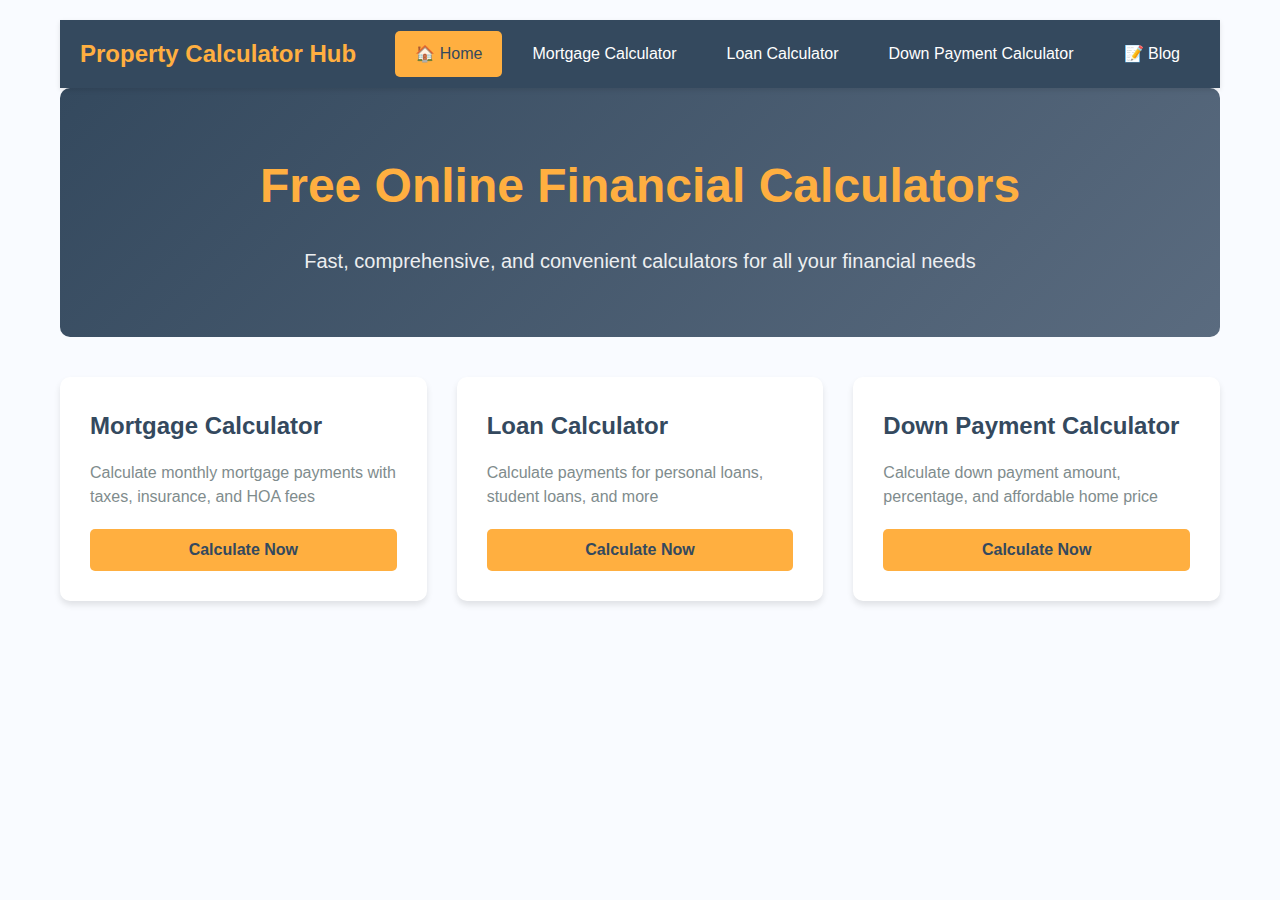
<file: index.html>
<!DOCTYPE html>
<html lang="en">
<head>
    <meta charset="UTF-8">
    <meta name="viewport" content="width=device-width, initial-scale=1.0">
    <title>Property Calculator Hub</title>
    <link rel="stylesheet" href="styles.css">
</head>
<body>
    <div class="container">
        <nav class="top-navigation">
            <div class="nav-content">
                <div class="nav-logo">
                    <h2>Property Calculator Hub</h2>
                </div>
                <ul class="nav-menu">
                    <li><a href="index.html" class="nav-link active">🏠 Home</a></li>
                    <li><a href="mortgage.html" class="nav-link">Mortgage Calculator</a></li>
                    <li><a href="loan.html" class="nav-link">Loan Calculator</a></li>
                    <li><a href="downpayment.html" class="nav-link">Down Payment Calculator</a></li>
                    <li><a href="blog.html" class="nav-link">📝 Blog</a></li>
                </ul>
            </div>
        </nav>
        <!-- HOME PAGE -->
        <div class="hero-section">
            <h1>Free Online Financial Calculators</h1>
            <p class="hero-description">Fast, comprehensive, and convenient calculators for all your financial needs</p>
        </div>
        <div class="calculator-grid-home">
            <div class="calculator-card" onclick="window.location.href='mortgage.html'">
                <h3>Mortgage Calculator</h3>
                <p>Calculate monthly mortgage payments with taxes, insurance, and HOA fees</p>
                <button class="card-button">Calculate Now</button>
            </div>
            <div class="calculator-card" onclick="window.location.href='loan.html'">
                <h3>Loan Calculator</h3>
                <p>Calculate payments for personal loans, student loans, and more</p>
                <button class="card-button">Calculate Now</button>
            </div>
            <div class="calculator-card" onclick="window.location.href='downpayment.html'">
                <h3>Down Payment Calculator</h3>
                <p>Calculate down payment amount, percentage, and affordable home price</p>
                <button class="card-button">Calculate Now</button>
            </div>
        </div>
    </div>
</body>
</html>
</file>
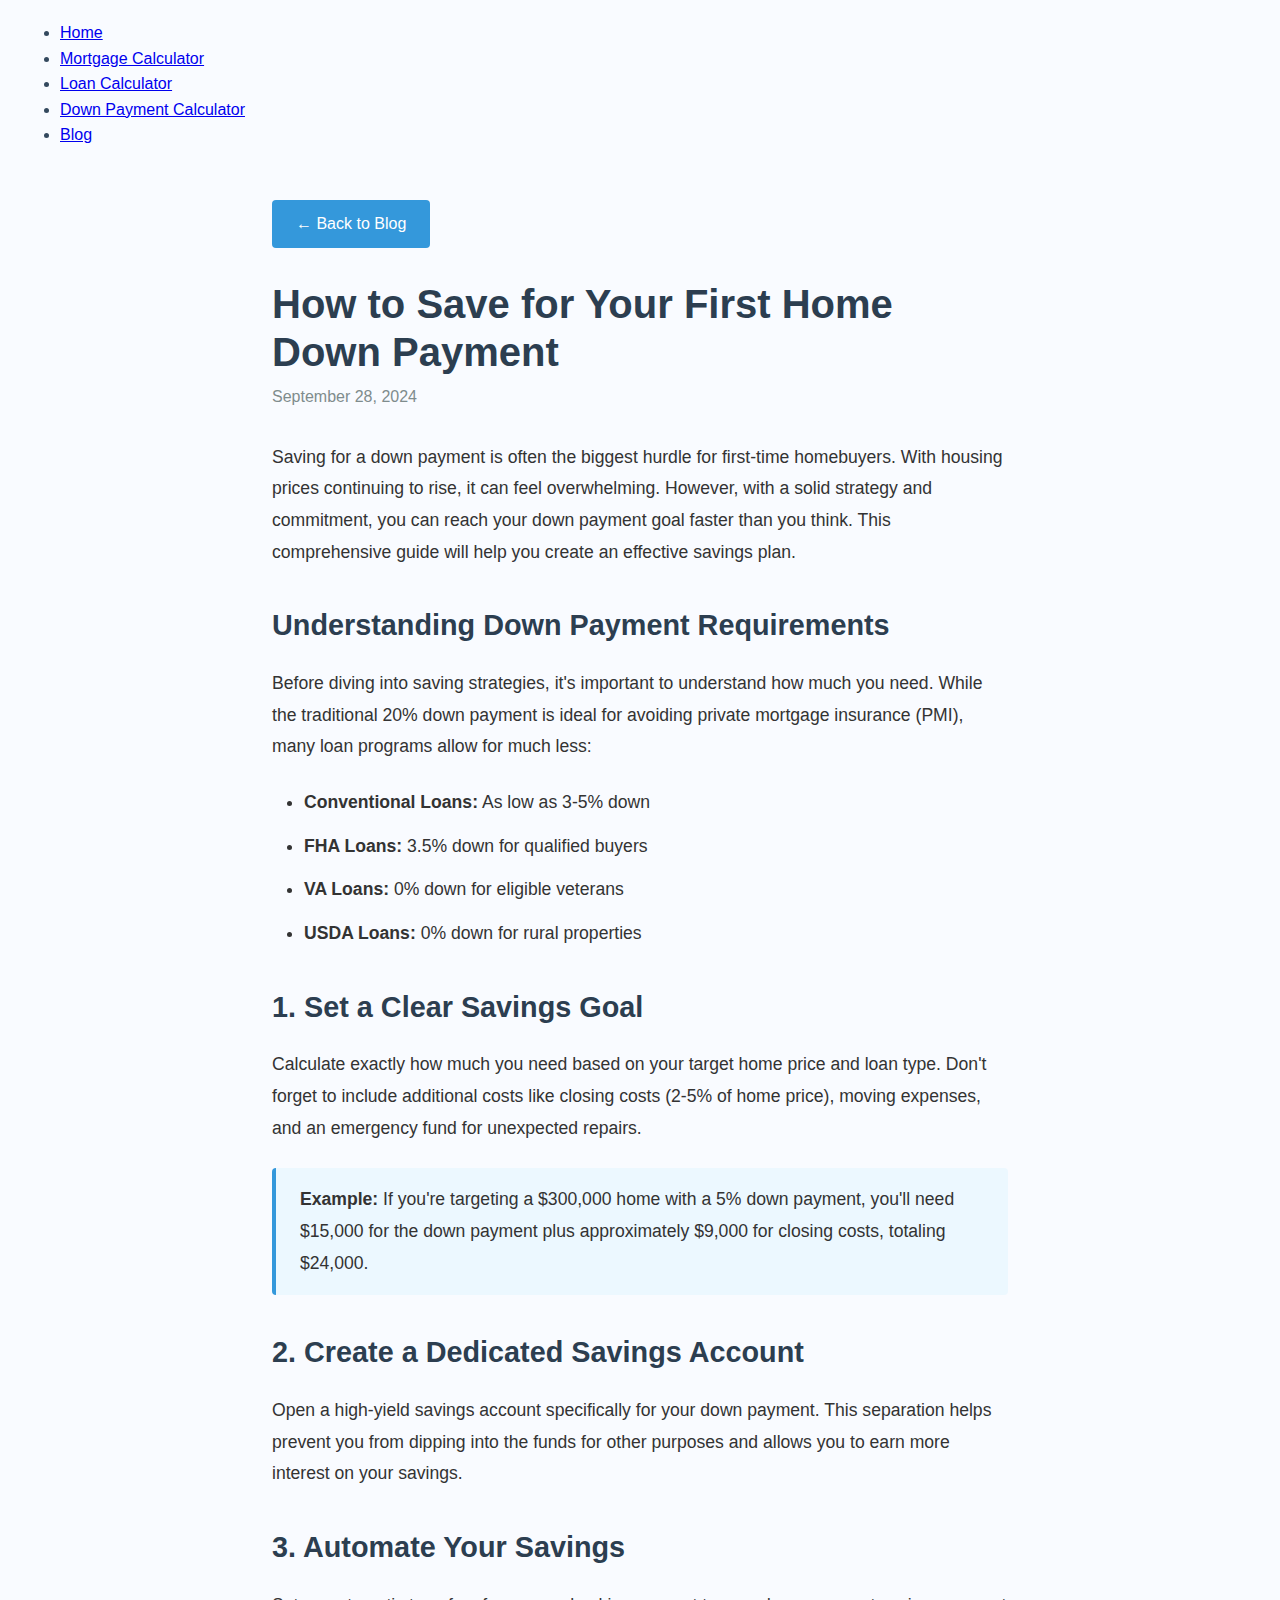
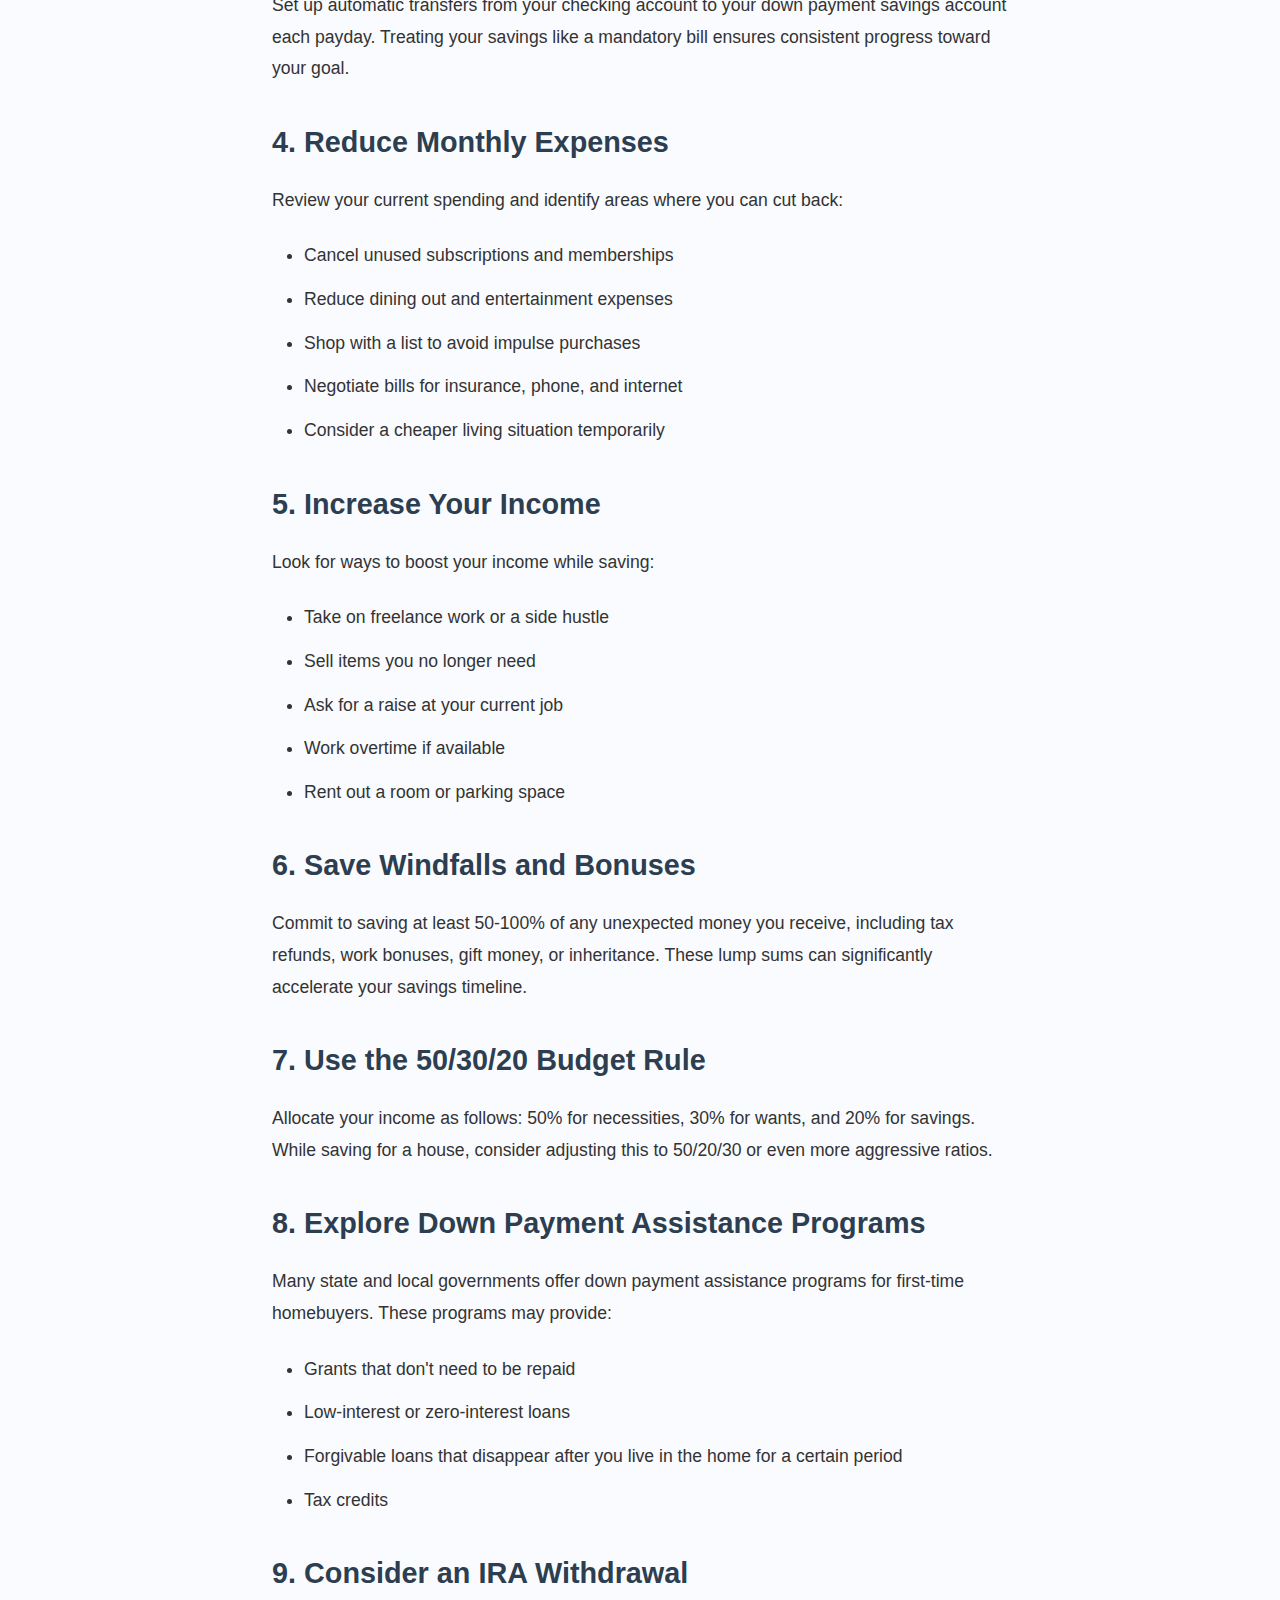
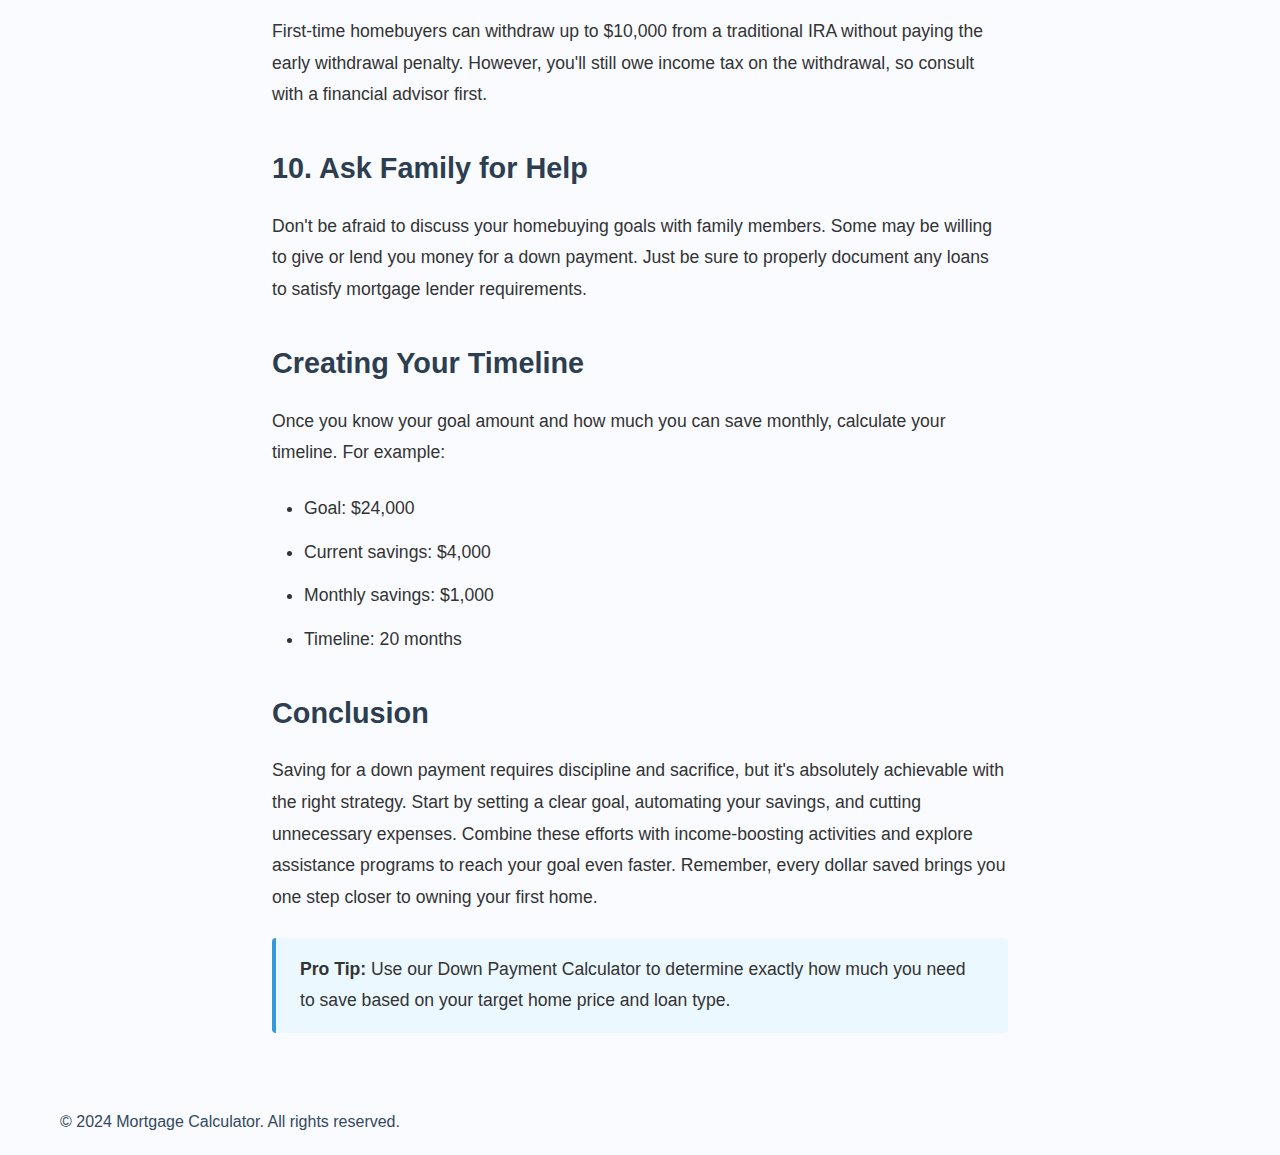
<file: buying-your-first-home.html>
<!DOCTYPE html>
<html lang="en">
<head>
    <meta charset="UTF-8">
    <meta name="viewport" content="width=device-width, initial-scale=1.0">
    <title>How to Save for Your First Home Down Payment - Mortgage Calculator</title>
    <link rel="stylesheet" href="styles.css">
    <style>
        .article-container {
            max-width: 800px;
            margin: 0 auto;
            padding: 2rem;
        }
        
        .article-header {
            margin-bottom: 2rem;
        }
        
        .article-title {
            color: #2c3e50;
            font-size: 2.5rem;
            margin-bottom: 0.5rem;
            line-height: 1.2;
        }
        
        .article-date {
            color: #7f8c8d;
            font-size: 1rem;
            margin-bottom: 2rem;
        }
        
        .article-content {
            color: #333;
            line-height: 1.8;
            font-size: 1.1rem;
        }
        
        .article-content h2 {
            color: #2c3e50;
            margin-top: 2rem;
            margin-bottom: 1rem;
            font-size: 1.8rem;
        }
        
        .article-content p {
            margin-bottom: 1.5rem;
        }
        
        .article-content ul, .article-content ol {
            margin-bottom: 1.5rem;
            padding-left: 2rem;
        }
        
        .article-content li {
            margin-bottom: 0.75rem;
        }
        
        .back-link {
            display: inline-block;
            background: #3498db;
            color: white;
            padding: 0.7rem 1.5rem;
            border-radius: 4px;
            text-decoration: none;
            margin-bottom: 2rem;
            font-weight: 500;
            transition: background 0.3s ease;
        }
        
        .back-link:hover {
            background: #2980b9;
        }
        
        .highlight-box {
            background: #ecf8ff;
            border-left: 4px solid #3498db;
            padding: 1rem 1.5rem;
            margin: 1.5rem 0;
            border-radius: 4px;
        }
        
        @media (max-width: 768px) {
            .article-container {
                padding: 1rem;
            }
            
            .article-title {
                font-size: 2rem;
            }
        }
    </style>
</head>
<body>
    <header>
        <div class="container">
            <nav>
                <ul>
                    <li><a href="index.html">Home</a></li>
                    <li><a href="mortgage.html">Mortgage Calculator</a></li>
                    <li><a href="loan.html">Loan Calculator</a></li>
                    <li><a href="downpayment.html">Down Payment Calculator</a></li>
                    <li><a href="blog.html">Blog</a></li>
                </ul>
            </nav>
        </div>
    </header>

    <section class="article-container">
        <a href="blog.html" class="back-link">← Back to Blog</a>
        
        <article>
            <div class="article-header">
                <h1 class="article-title">How to Save for Your First Home Down Payment</h1>
                <p class="article-date">September 28, 2024</p>
            </div>
            
            <div class="article-content">
                <p>
                    Saving for a down payment is often the biggest hurdle for first-time homebuyers. With housing prices continuing to rise, it can feel overwhelming. However, with a solid strategy and commitment, you can reach your down payment goal faster than you think. This comprehensive guide will help you create an effective savings plan.
                </p>
                
                <h2>Understanding Down Payment Requirements</h2>
                <p>
                    Before diving into saving strategies, it's important to understand how much you need. While the traditional 20% down payment is ideal for avoiding private mortgage insurance (PMI), many loan programs allow for much less:
                </p>
                <ul>
                    <li><strong>Conventional Loans:</strong> As low as 3-5% down</li>
                    <li><strong>FHA Loans:</strong> 3.5% down for qualified buyers</li>
                    <li><strong>VA Loans:</strong> 0% down for eligible veterans</li>
                    <li><strong>USDA Loans:</strong> 0% down for rural properties</li>
                </ul>
                
                <h2>1. Set a Clear Savings Goal</h2>
                <p>
                    Calculate exactly how much you need based on your target home price and loan type. Don't forget to include additional costs like closing costs (2-5% of home price), moving expenses, and an emergency fund for unexpected repairs.
                </p>
                
                <div class="highlight-box">
                    <strong>Example:</strong> If you're targeting a $300,000 home with a 5% down payment, you'll need $15,000 for the down payment plus approximately $9,000 for closing costs, totaling $24,000.
                </div>
                
                <h2>2. Create a Dedicated Savings Account</h2>
                <p>
                    Open a high-yield savings account specifically for your down payment. This separation helps prevent you from dipping into the funds for other purposes and allows you to earn more interest on your savings.
                </p>
                
                <h2>3. Automate Your Savings</h2>
                <p>
                    Set up automatic transfers from your checking account to your down payment savings account each payday. Treating your savings like a mandatory bill ensures consistent progress toward your goal.
                </p>
                
                <h2>4. Reduce Monthly Expenses</h2>
                <p>
                    Review your current spending and identify areas where you can cut back:
                </p>
                <ul>
                    <li>Cancel unused subscriptions and memberships</li>
                    <li>Reduce dining out and entertainment expenses</li>
                    <li>Shop with a list to avoid impulse purchases</li>
                    <li>Negotiate bills for insurance, phone, and internet</li>
                    <li>Consider a cheaper living situation temporarily</li>
                </ul>
                
                <h2>5. Increase Your Income</h2>
                <p>
                    Look for ways to boost your income while saving:
                </p>
                <ul>
                    <li>Take on freelance work or a side hustle</li>
                    <li>Sell items you no longer need</li>
                    <li>Ask for a raise at your current job</li>
                    <li>Work overtime if available</li>
                    <li>Rent out a room or parking space</li>
                </ul>
                
                <h2>6. Save Windfalls and Bonuses</h2>
                <p>
                    Commit to saving at least 50-100% of any unexpected money you receive, including tax refunds, work bonuses, gift money, or inheritance. These lump sums can significantly accelerate your savings timeline.
                </p>
                
                <h2>7. Use the 50/30/20 Budget Rule</h2>
                <p>
                    Allocate your income as follows: 50% for necessities, 30% for wants, and 20% for savings. While saving for a house, consider adjusting this to 50/20/30 or even more aggressive ratios.
                </p>
                
                <h2>8. Explore Down Payment Assistance Programs</h2>
                <p>
                    Many state and local governments offer down payment assistance programs for first-time homebuyers. These programs may provide:
                </p>
                <ul>
                    <li>Grants that don't need to be repaid</li>
                    <li>Low-interest or zero-interest loans</li>
                    <li>Forgivable loans that disappear after you live in the home for a certain period</li>
                    <li>Tax credits</li>
                </ul>
                
                <h2>9. Consider an IRA Withdrawal</h2>
                <p>
                    First-time homebuyers can withdraw up to $10,000 from a traditional IRA without paying the early withdrawal penalty. However, you'll still owe income tax on the withdrawal, so consult with a financial advisor first.
                </p>
                
                <h2>10. Ask Family for Help</h2>
                <p>
                    Don't be afraid to discuss your homebuying goals with family members. Some may be willing to give or lend you money for a down payment. Just be sure to properly document any loans to satisfy mortgage lender requirements.
                </p>
                
                <h2>Creating Your Timeline</h2>
                <p>
                    Once you know your goal amount and how much you can save monthly, calculate your timeline. For example:
                </p>
                <ul>
                    <li>Goal: $24,000</li>
                    <li>Current savings: $4,000</li>
                    <li>Monthly savings: $1,000</li>
                    <li>Timeline: 20 months</li>
                </ul>
                
                <h2>Conclusion</h2>
                <p>
                    Saving for a down payment requires discipline and sacrifice, but it's absolutely achievable with the right strategy. Start by setting a clear goal, automating your savings, and cutting unnecessary expenses. Combine these efforts with income-boosting activities and explore assistance programs to reach your goal even faster. Remember, every dollar saved brings you one step closer to owning your first home.
                </p>
                
                <div class="highlight-box">
                    <strong>Pro Tip:</strong> Use our Down Payment Calculator to determine exactly how much you need to save based on your target home price and loan type.
                </div>
            </div>
        </article>
    </section>

    <footer>
        <div class="container">
            <p>&copy; 2024 Mortgage Calculator. All rights reserved.</p>
        </div>
    </footer>
</body>
</html>
</file>
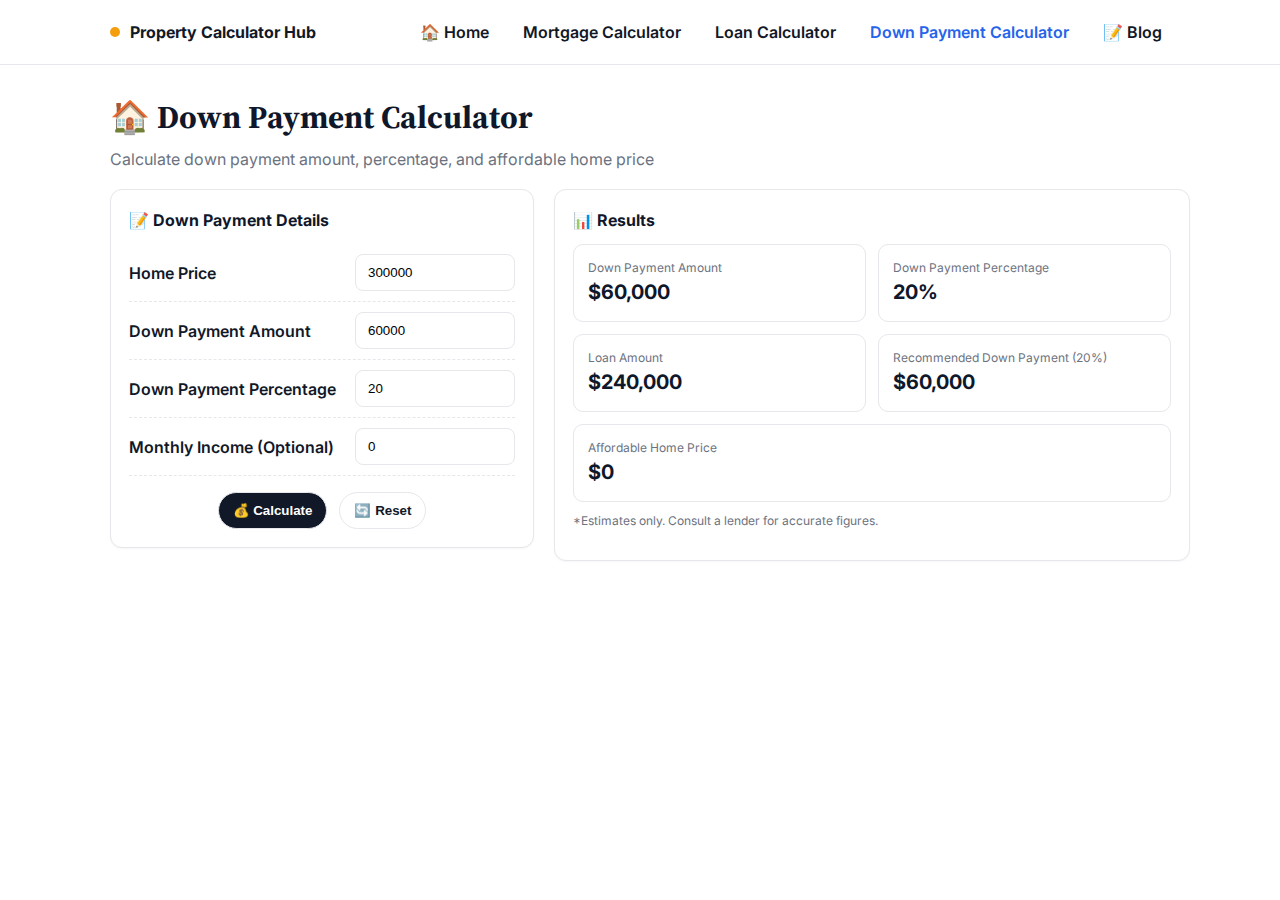
<file: downpayment.html>
<!DOCTYPE html>
<html lang="en">
<head>
  <meta charset="UTF-8" />
  <meta name="viewport" content="width=device-width, initial-scale=1.0" />
  <title>Down Payment Calculator - Property Calculator Hub</title>
  <link rel="preconnect" href="https://fonts.googleapis.com">
  <link rel="preconnect" href="https://fonts.gstatic.com" crossorigin>
  <link href="https://fonts.googleapis.com/css2?family=Inter:wght@400;600;700&family=Source+Serif+4:wght@600&display=swap" rel="stylesheet">
  <style>
    :root{--bg:#ffffff;--text:#1f2937;--muted:#6b7280;--border:#e5e7eb;--card:#ffffff;--brand:#2563eb;--brand-700:#1d4ed8;--accent:#f59e0b;--chip:#f3f4f6}
    *{box-sizing:border-box}
    html,body{margin:0;padding:0;background:var(--bg);color:var(--text);font-family:Inter,system-ui,-apple-system,"Segoe UI",Roboto,Helvetica,Arial,sans-serif;line-height:1.5}
    a{color:var(--brand);text-decoration:none}
    a:hover{color:var(--brand-700);text-decoration:underline}
    .top-nav{border-bottom:1px solid var(--border);background:#fff;position:sticky;top:0;z-index:50}
    .top-nav .wrap{max-width:1100px;margin:0 auto;display:flex;align-items:center;justify-content:space-between;padding:14px 20px}
    .brand{display:flex;gap:10px;align-items:center;font-weight:700;color:#111827}
    .brand .dot{width:10px;height:10px;border-radius:50%;background:var(--accent)}
    .menu{display:flex;gap:18px;flex-wrap:wrap}
    .menu a{color:#111827;font-weight:600;padding:6px 8px;border-radius:6px}
    .menu a.active{color:var(--brand)}
    .hero{max-width:1100px;margin:28px auto 10px;padding:0 20px}
    .hero h1{font-family:"Source Serif 4",Georgia,serif;margin:0 0 6px;font-size:32px;color:#0f172a}
    .hero p{margin:0;color:var(--muted)}

    /* Layout 40/60 split */
    .container{max-width:1100px;margin:18px auto 40px;padding:0 20px;display:grid;grid-template-columns:40% 60%;gap:20px;align-items:start}
    @media (max-width: 900px){.container{grid-template-columns:1fr}}

    .panel{background:var(--card);border:1px solid var(--border);border-radius:12px;box-shadow:0 1px 2px rgba(0,0,0,.04)}
    .panel .inner{padding:18px}
    .panel h3{margin:0 0 12px;font-size:16px;color:#0f172a}

    form .field{display:flex;align-items:center;justify-content:space-between;gap:12px;padding:10px 0;border-bottom:1px dashed var(--border)}
    form .field:last-child{border-bottom:none}
    form label{font-weight:600;color:#111827}
    form input{width:160px;max-width:50%;padding:10px 12px;border:1px solid var(--border);border-radius:8px;background:#fff}

    /* Center buttons below inputs */
    .actions{display:flex;justify-content:center;gap:12px;margin-top:16px}
    .btn{cursor:pointer;border:1px solid var(--border);background:#111827;color:#fff;border-radius:999px;padding:10px 14px;font-weight:600}
    .btn.secondary{background:#fff;color:#111827}
    .btn:hover{filter:brightness(0.96)}

    .result{display:grid;grid-template-columns:1fr 1fr;gap:12px}
    .card{border:1px solid var(--border);border-radius:10px;padding:14px;background:#fff}
    .k{color:var(--muted);font-size:12px}
    .v{font-size:20px;font-weight:700;color:#0f172a}
  </style>
</head>
<body>
  <nav class="top-nav">
    <div class="wrap">
      <div class="brand"><span class="dot"></span> Property Calculator Hub</div>
      <div class="menu">
        <a href="index.html">🏠 Home</a>
        <a href="mortgage.html">Mortgage Calculator</a>
        <a href="loan.html">Loan Calculator</a>
        <a class="active" href="downpayment.html">Down Payment Calculator</a>
        <a href="blog.html">📝 Blog</a>
      </div>
    </div>
  </nav>

  <section class="hero">
    <h1>🏠 Down Payment Calculator</h1>
    <p>Calculate down payment amount, percentage, and affordable home price</p>
  </section>

  <div class="container">
    <!-- Left: 40% inputs -->
    <div class="panel">
      <div class="inner">
        <h3>📝 Down Payment Details</h3>
        <form id="dpForm" onsubmit="return false;">
          <div class="field"><label for="homePrice">Home Price</label><input id="homePrice" type="number" value="300000" aria-label="Home Price" /></div>
          <div class="field"><label for="dpAmount">Down Payment Amount</label><input id="dpAmount" type="number" value="60000" aria-label="Down Payment Amount" /></div>
          <div class="field"><label for="dpPercent">Down Payment Percentage</label><input id="dpPercent" type="number" value="20" aria-label="Down Payment Percentage" min="0" max="100" /></div>
          <div class="field"><label for="monthlyIncome">Monthly Income (Optional)</label><input id="monthlyIncome" type="number" value="0" aria-label="Monthly Income (Optional)" /></div>
          <div class="actions">
            <button id="calcBtn" class="btn" type="button">💰 Calculate</button>
            <button id="resetBtn" class="btn secondary" type="button">🔄 Reset</button>
          </div>
        </form>
      </div>
    </div>

    <!-- Right: 60% results -->
    <div class="panel">
      <div class="inner">
        <h3>📊 Results</h3>
        <div class="result">
          <div class="card"><div class="k">Down Payment Amount</div><div id="outAmount" class="v">$0</div></div>
          <div class="card"><div class="k">Down Payment Percentage</div><div id="outPercent" class="v">0%</div></div>
          <div class="card"><div class="k">Loan Amount</div><div id="outLoan" class="v">$0</div></div>
          <div class="card"><div class="k">Recommended Down Payment (20%)</div><div id="outReco" class="v">$0</div></div>
          <div class="card" style="grid-column:1/-1"><div class="k">Affordable Home Price</div><div id="outAffordable" class="v">$0</div></div>
        </div>
        <p class="k" style="margin-top:10px">*Estimates only. Consult a lender for accurate figures.</p>
      </div>
    </div>
  </div>

  <script>
    const $ = (id) => document.getElementById(id);
    const fmt = (n,opts={maximumFractionDigits:0}) => Number(n).toLocaleString(undefined,opts);

    function syncFromAmount(){
      const price = Math.max(0, parseFloat($("homePrice").value)||0);
      const amount = Math.max(0, parseFloat($("dpAmount").value)||0);
      const percent = price>0 ? (amount*100/price) : 0;
      $("dpPercent").value = Math.min(100, Math.max(0, Number(percent.toFixed(2))));
    }
    function syncFromPercent(){
      const price = Math.max(0, parseFloat($("homePrice").value)||0);
      const percent = Math.min(100, Math.max(0, parseFloat($("dpPercent").value)||0));
      const amount = price * percent/100;
      $("dpAmount").value = Math.max(0, Math.round(amount));
    }

    function calc(){
      let price = Math.max(0, parseFloat($("homePrice").value)||0);
      let amount = Math.max(0, parseFloat($("dpAmount").value)||0);
      let percent = Math.min(100, Math.max(0, parseFloat($("dpPercent").value)||0));

      // keep fields in sync
      if (price>0 && amount>0){ percent = amount*100/price; $("dpPercent").value = Math.round(percent*100)/100; }
      else if (price>0){ amount = price*percent/100; $("dpAmount").value = Math.round(amount); }

      const loan = Math.max(0, price - amount);
      const reco = Math.round(price*0.20);
      const income = Math.max(0, parseFloat($("monthlyIncome").value)||0);
      const affordable = income>0 ? Math.round((income*36) * 12) : 0; // simple ratio placeholder

      $("outAmount").textContent = `$${fmt(amount)}`;
      $("outPercent").textContent = `${fmt(percent,{maximumFractionDigits:2})}%`;
      $("outLoan").textContent = `$${fmt(loan)}`;
      $("outReco").textContent = `$${fmt(reco)}`;
      $("outAffordable").textContent = `$${fmt(affordable)}`;
    }

    document.getElementById('calcBtn').addEventListener('click', calc);
    document.getElementById('resetBtn').addEventListener('click', ()=>{ document.getElementById('dpForm').reset(); calc(); });
    document.getElementById('homePrice').addEventListener('input', ()=>{ syncFromPercent(); calc(); });
    document.getElementById('dpAmount').addEventListener('input', ()=>{ syncFromAmount(); calc(); });
    document.getElementById('dpPercent').addEventListener('input', ()=>{ syncFromPercent(); calc(); });
    document.getElementById('monthlyIncome').addEventListener('input', calc);
    window.addEventListener('DOMContentLoaded', calc);
  </script>
</body>
</html>
</file>
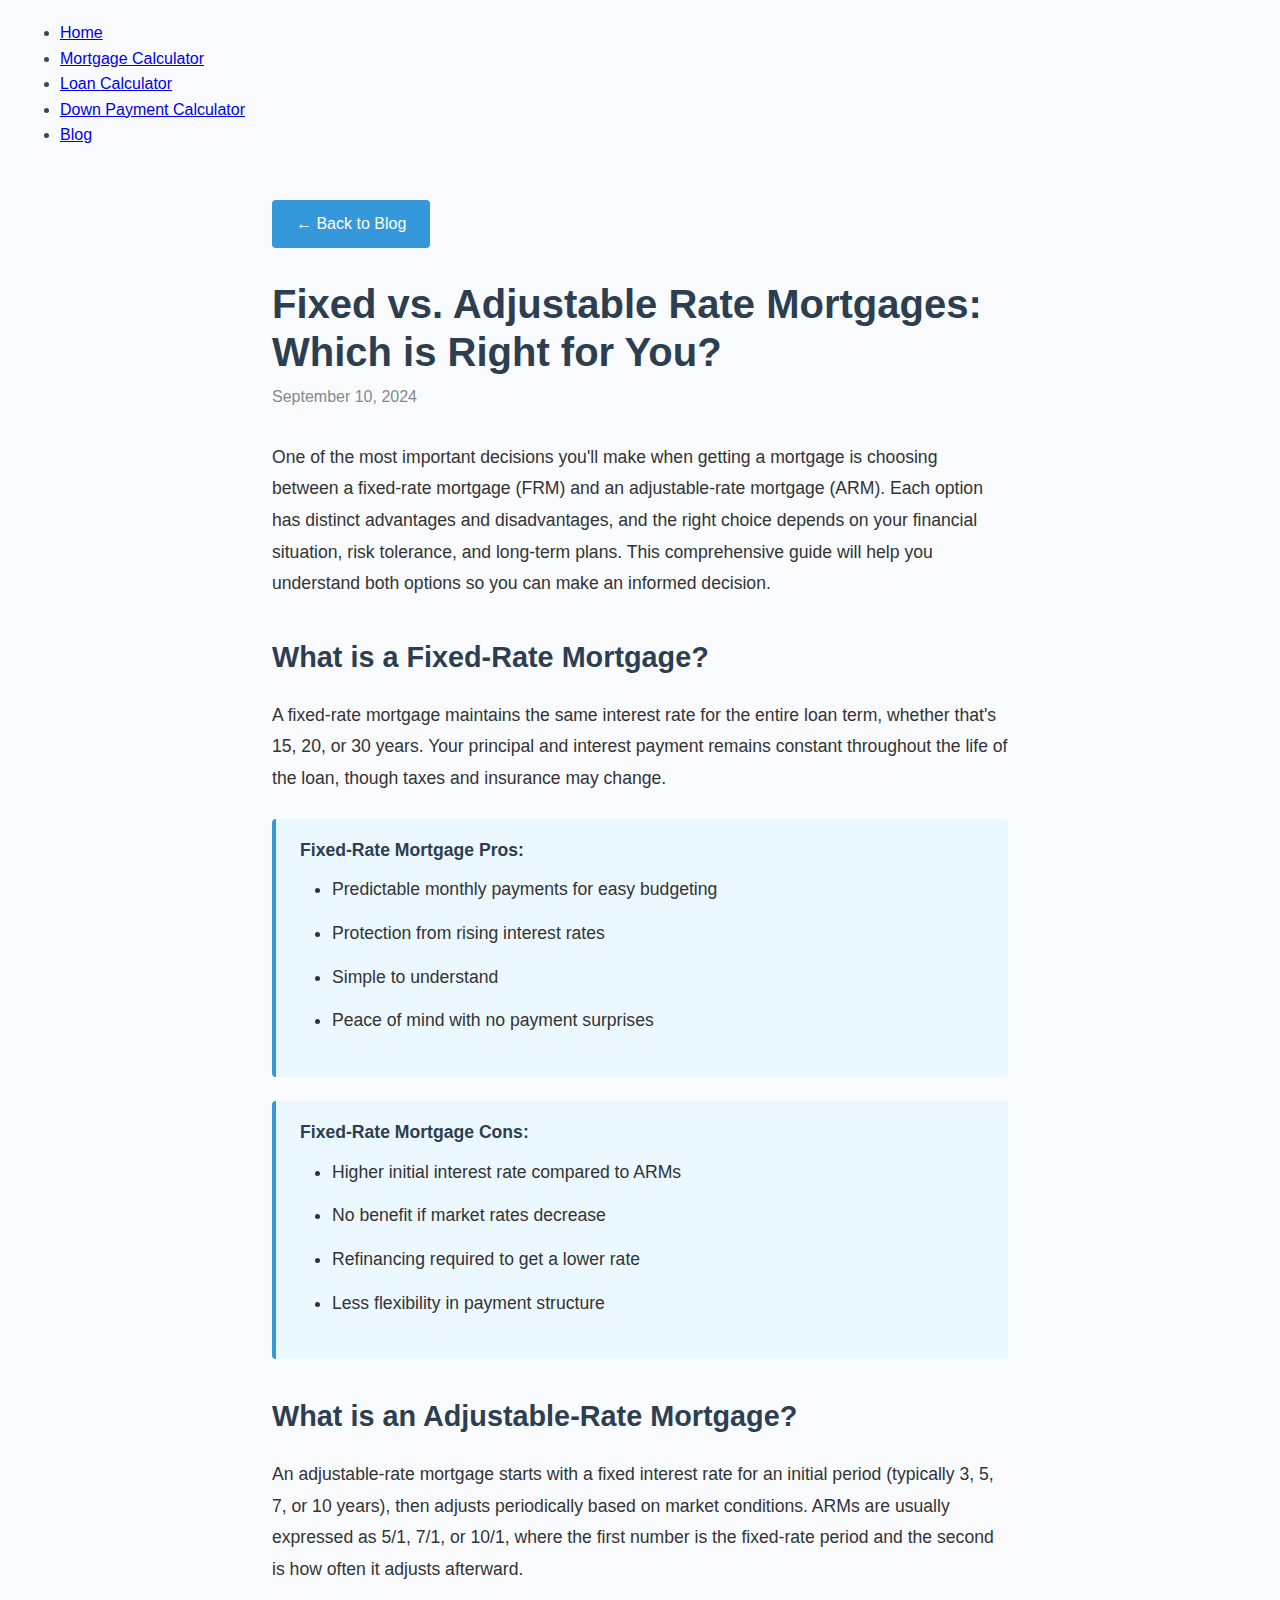
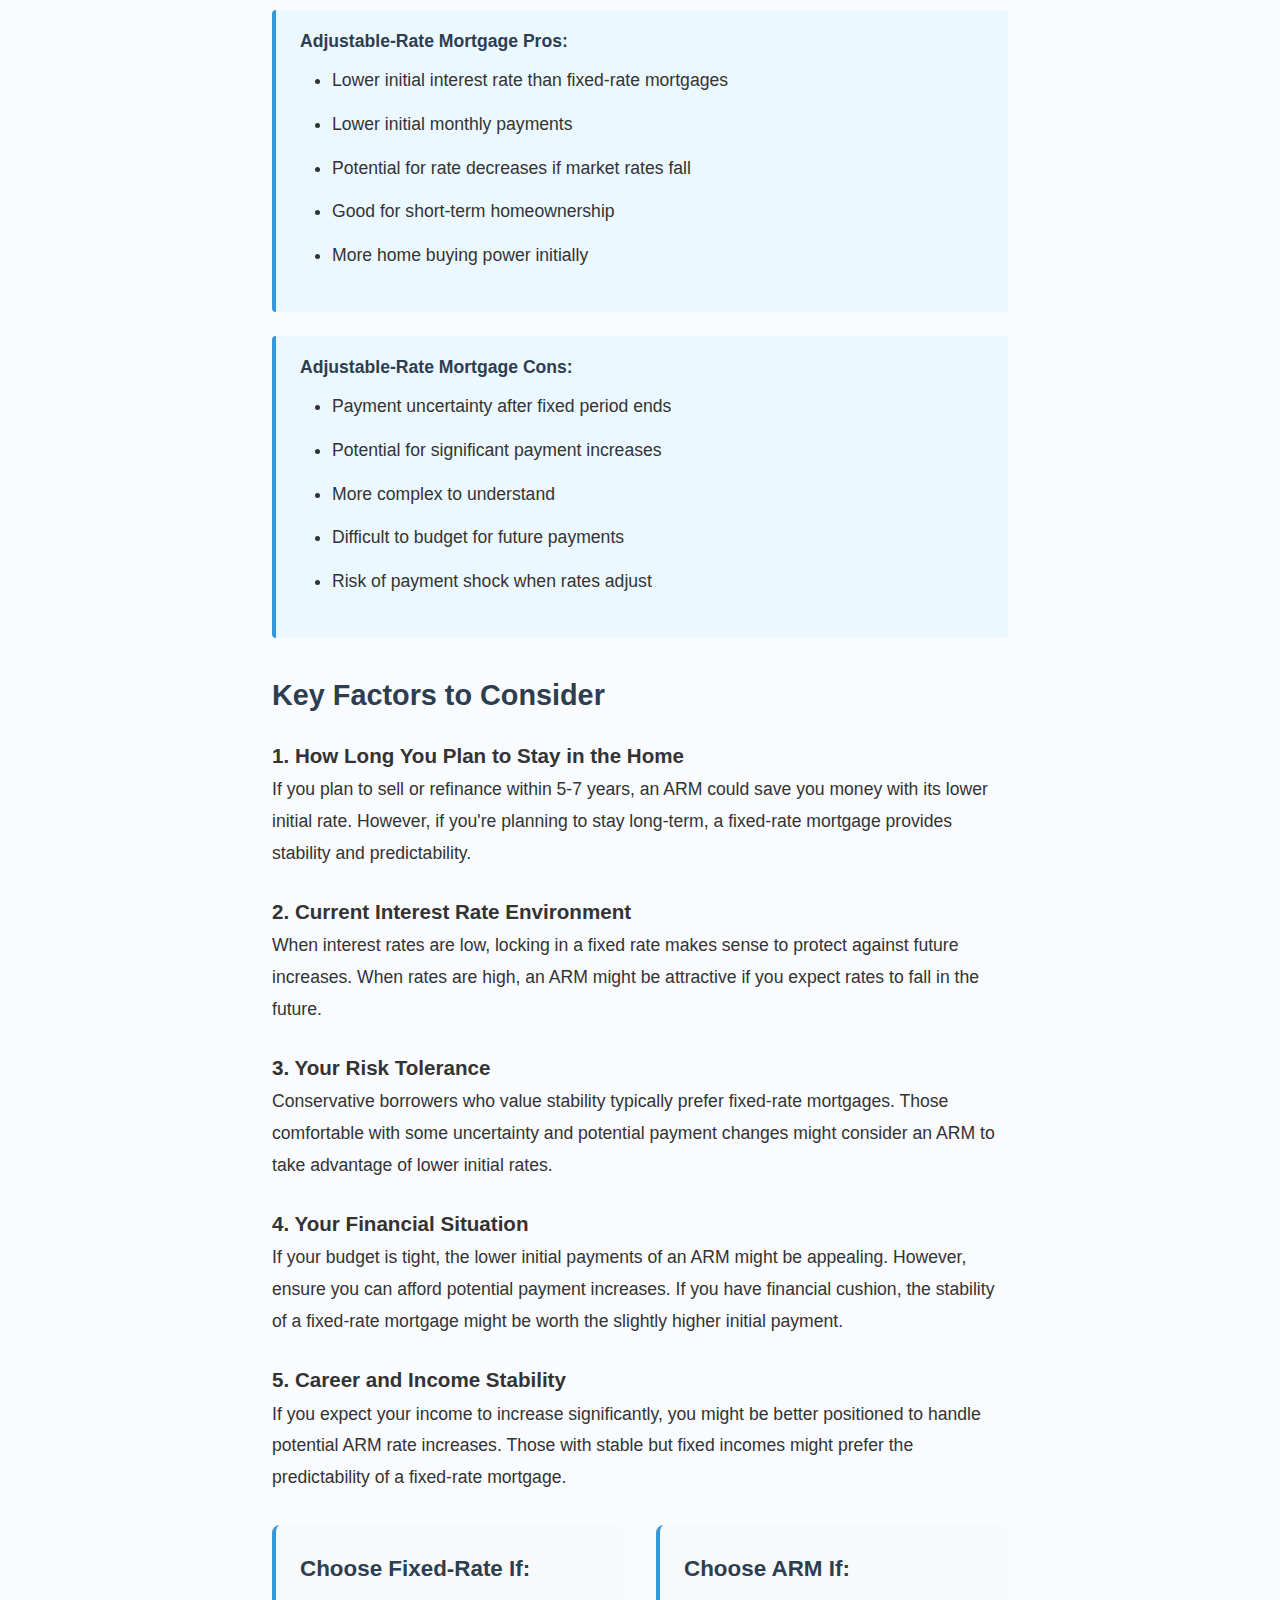
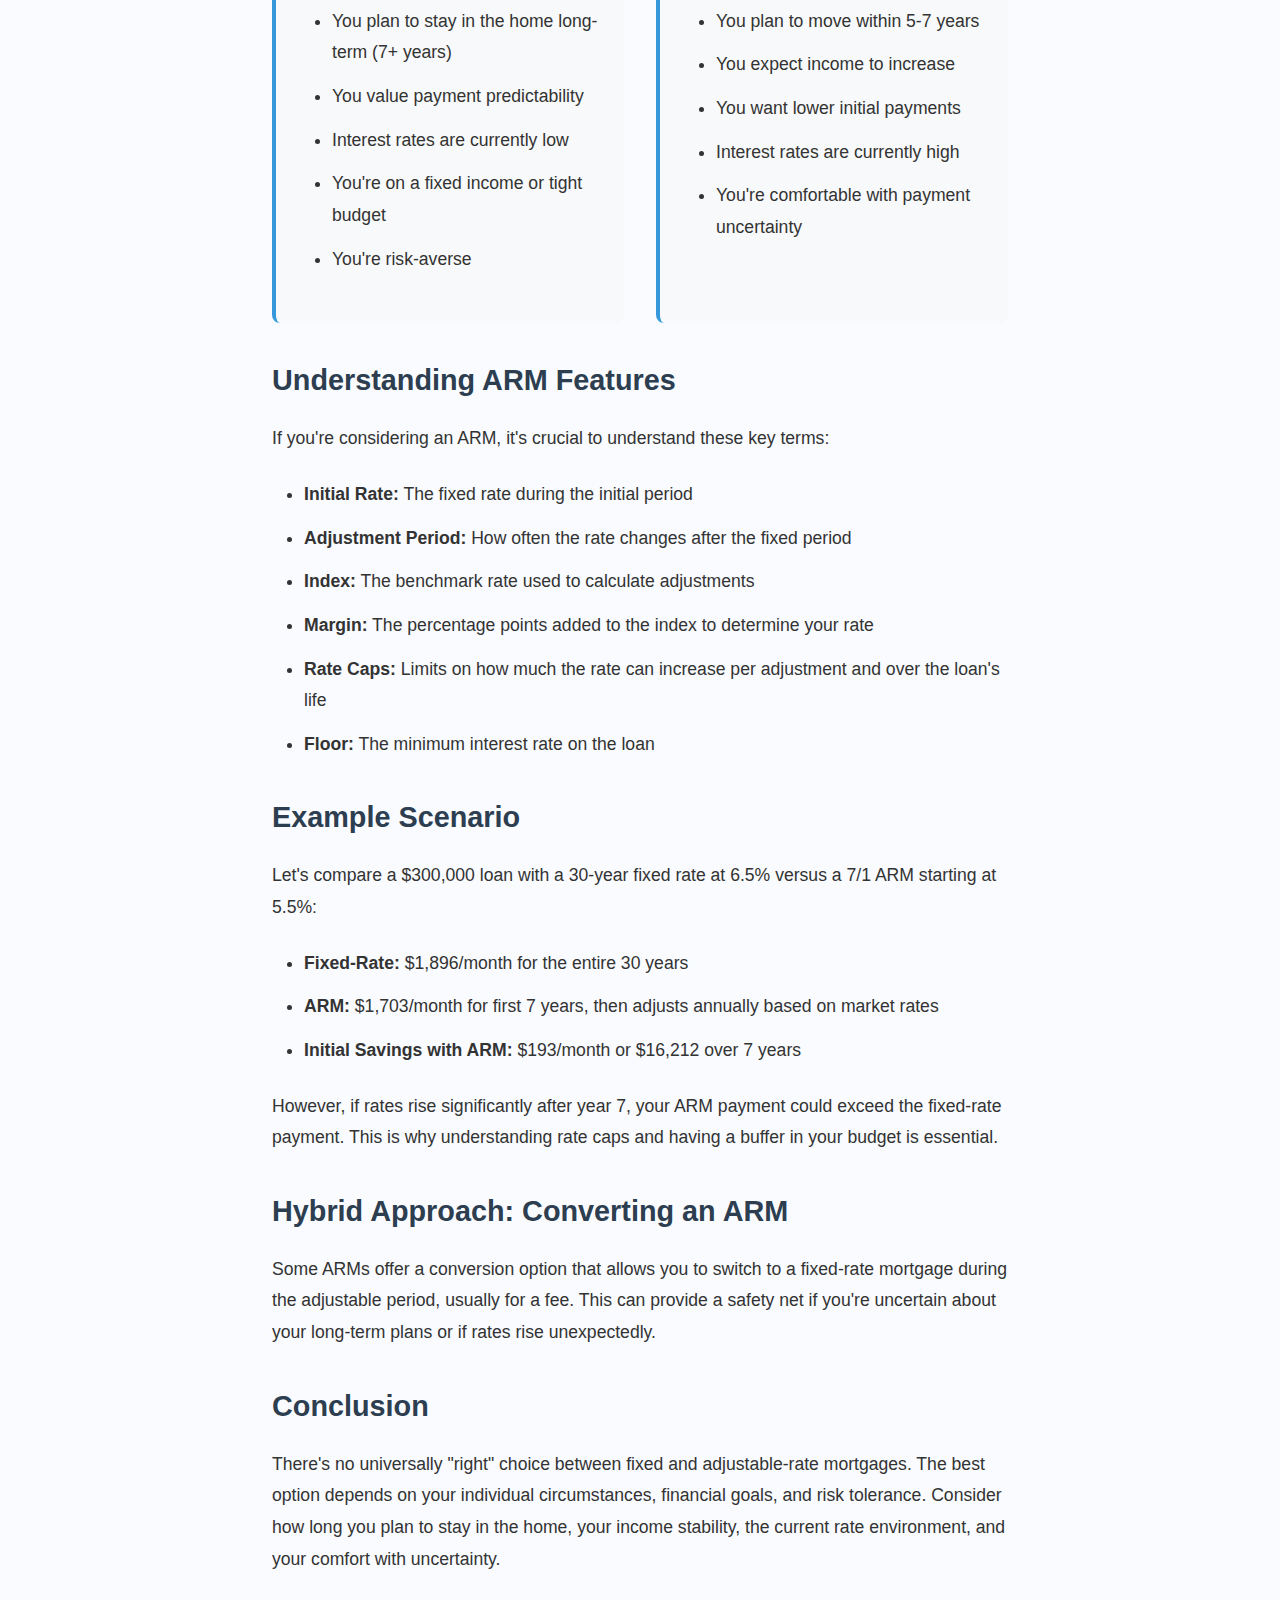
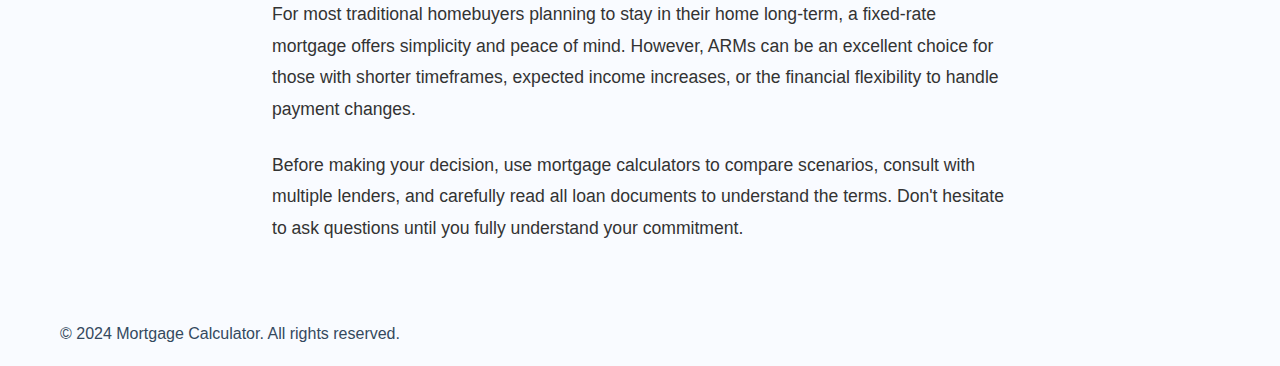
<file: fixed-vs-adjustable.html>
<!DOCTYPE html>
<html lang="en">
<head>
    <meta charset="UTF-8">
    <meta name="viewport" content="width=device-width, initial-scale=1.0">
    <title>Fixed vs. Adjustable Rate Mortgages: Which is Right for You? - Mortgage Calculator</title>
    <link rel="stylesheet" href="styles.css">
    <style>
        .article-container {
            max-width: 800px;
            margin: 0 auto;
            padding: 2rem;
        }
        
        .article-header {
            margin-bottom: 2rem;
        }
        
        .article-title {
            color: #2c3e50;
            font-size: 2.5rem;
            margin-bottom: 0.5rem;
            line-height: 1.2;
        }
        
        .article-date {
            color: #7f8c8d;
            font-size: 1rem;
            margin-bottom: 2rem;
        }
        
        .article-content {
            color: #333;
            line-height: 1.8;
            font-size: 1.1rem;
        }
        
        .article-content h2 {
            color: #2c3e50;
            margin-top: 2rem;
            margin-bottom: 1rem;
            font-size: 1.8rem;
        }
        
        .article-content p {
            margin-bottom: 1.5rem;
        }
        
        .article-content ul, .article-content ol {
            margin-bottom: 1.5rem;
            padding-left: 2rem;
        }
        
        .article-content li {
            margin-bottom: 0.75rem;
        }
        
        .back-link {
            display: inline-block;
            background: #3498db;
            color: white;
            padding: 0.7rem 1.5rem;
            border-radius: 4px;
            text-decoration: none;
            margin-bottom: 2rem;
            font-weight: 500;
            transition: background 0.3s ease;
        }
        
        .back-link:hover {
            background: #2980b9;
        }
        
        .comparison-box {
            display: grid;
            grid-template-columns: 1fr 1fr;
            gap: 2rem;
            margin: 2rem 0;
        }
        
        .comparison-item {
            background: #f8f9fa;
            padding: 1.5rem;
            border-radius: 8px;
            border-left: 4px solid #3498db;
        }
        
        .comparison-item h3 {
            color: #2c3e50;
            margin-bottom: 1rem;
            font-size: 1.4rem;
        }
        
        .pros-cons {
            background: #ecf8ff;
            border-left: 4px solid #3498db;
            padding: 1rem 1.5rem;
            margin: 1.5rem 0;
            border-radius: 4px;
        }
        
        .pros-cons h4 {
            color: #2c3e50;
            margin-bottom: 0.5rem;
        }
        
        @media (max-width: 768px) {
            .article-container {
                padding: 1rem;
            }
            
            .article-title {
                font-size: 2rem;
            }
            
            .comparison-box {
                grid-template-columns: 1fr;
                gap: 1rem;
            }
        }
    </style>
</head>
<body>
    <header>
        <div class="container">
            <nav>
                <ul>
                    <li><a href="index.html">Home</a></li>
                    <li><a href="mortgage.html">Mortgage Calculator</a></li>
                    <li><a href="loan.html">Loan Calculator</a></li>
                    <li><a href="downpayment.html">Down Payment Calculator</a></li>
                    <li><a href="blog.html">Blog</a></li>
                </ul>
            </nav>
        </div>
    </header>

    <section class="article-container">
        <a href="blog.html" class="back-link">← Back to Blog</a>
        
        <article>
            <div class="article-header">
                <h1 class="article-title">Fixed vs. Adjustable Rate Mortgages: Which is Right for You?</h1>
                <p class="article-date">September 10, 2024</p>
            </div>
            
            <div class="article-content">
                <p>
                    One of the most important decisions you'll make when getting a mortgage is choosing between a fixed-rate mortgage (FRM) and an adjustable-rate mortgage (ARM). Each option has distinct advantages and disadvantages, and the right choice depends on your financial situation, risk tolerance, and long-term plans. This comprehensive guide will help you understand both options so you can make an informed decision.
                </p>
                
                <h2>What is a Fixed-Rate Mortgage?</h2>
                <p>
                    A fixed-rate mortgage maintains the same interest rate for the entire loan term, whether that's 15, 20, or 30 years. Your principal and interest payment remains constant throughout the life of the loan, though taxes and insurance may change.
                </p>
                
                <div class="pros-cons">
                    <h4>Fixed-Rate Mortgage Pros:</h4>
                    <ul>
                        <li>Predictable monthly payments for easy budgeting</li>
                        <li>Protection from rising interest rates</li>
                        <li>Simple to understand</li>
                        <li>Peace of mind with no payment surprises</li>
                    </ul>
                </div>
                
                <div class="pros-cons">
                    <h4>Fixed-Rate Mortgage Cons:</h4>
                    <ul>
                        <li>Higher initial interest rate compared to ARMs</li>
                        <li>No benefit if market rates decrease</li>
                        <li>Refinancing required to get a lower rate</li>
                        <li>Less flexibility in payment structure</li>
                    </ul>
                </div>
                
                <h2>What is an Adjustable-Rate Mortgage?</h2>
                <p>
                    An adjustable-rate mortgage starts with a fixed interest rate for an initial period (typically 3, 5, 7, or 10 years), then adjusts periodically based on market conditions. ARMs are usually expressed as 5/1, 7/1, or 10/1, where the first number is the fixed-rate period and the second is how often it adjusts afterward.
                </p>
                
                <div class="pros-cons">
                    <h4>Adjustable-Rate Mortgage Pros:</h4>
                    <ul>
                        <li>Lower initial interest rate than fixed-rate mortgages</li>
                        <li>Lower initial monthly payments</li>
                        <li>Potential for rate decreases if market rates fall</li>
                        <li>Good for short-term homeownership</li>
                        <li>More home buying power initially</li>
                    </ul>
                </div>
                
                <div class="pros-cons">
                    <h4>Adjustable-Rate Mortgage Cons:</h4>
                    <ul>
                        <li>Payment uncertainty after fixed period ends</li>
                        <li>Potential for significant payment increases</li>
                        <li>More complex to understand</li>
                        <li>Difficult to budget for future payments</li>
                        <li>Risk of payment shock when rates adjust</li>
                    </ul>
                </div>
                
                <h2>Key Factors to Consider</h2>
                
                <h3>1. How Long You Plan to Stay in the Home</h3>
                <p>
                    If you plan to sell or refinance within 5-7 years, an ARM could save you money with its lower initial rate. However, if you're planning to stay long-term, a fixed-rate mortgage provides stability and predictability.
                </p>
                
                <h3>2. Current Interest Rate Environment</h3>
                <p>
                    When interest rates are low, locking in a fixed rate makes sense to protect against future increases. When rates are high, an ARM might be attractive if you expect rates to fall in the future.
                </p>
                
                <h3>3. Your Risk Tolerance</h3>
                <p>
                    Conservative borrowers who value stability typically prefer fixed-rate mortgages. Those comfortable with some uncertainty and potential payment changes might consider an ARM to take advantage of lower initial rates.
                </p>
                
                <h3>4. Your Financial Situation</h3>
                <p>
                    If your budget is tight, the lower initial payments of an ARM might be appealing. However, ensure you can afford potential payment increases. If you have financial cushion, the stability of a fixed-rate mortgage might be worth the slightly higher initial payment.
                </p>
                
                <h3>5. Career and Income Stability</h3>
                <p>
                    If you expect your income to increase significantly, you might be better positioned to handle potential ARM rate increases. Those with stable but fixed incomes might prefer the predictability of a fixed-rate mortgage.
                </p>
                
                <div class="comparison-box">
                    <div class="comparison-item">
                        <h3>Choose Fixed-Rate If:</h3>
                        <ul>
                            <li>You plan to stay in the home long-term (7+ years)</li>
                            <li>You value payment predictability</li>
                            <li>Interest rates are currently low</li>
                            <li>You're on a fixed income or tight budget</li>
                            <li>You're risk-averse</li>
                        </ul>
                    </div>
                    
                    <div class="comparison-item">
                        <h3>Choose ARM If:</h3>
                        <ul>
                            <li>You plan to move within 5-7 years</li>
                            <li>You expect income to increase</li>
                            <li>You want lower initial payments</li>
                            <li>Interest rates are currently high</li>
                            <li>You're comfortable with payment uncertainty</li>
                        </ul>
                    </div>
                </div>
                
                <h2>Understanding ARM Features</h2>
                <p>
                    If you're considering an ARM, it's crucial to understand these key terms:
                </p>
                <ul>
                    <li><strong>Initial Rate:</strong> The fixed rate during the initial period</li>
                    <li><strong>Adjustment Period:</strong> How often the rate changes after the fixed period</li>
                    <li><strong>Index:</strong> The benchmark rate used to calculate adjustments</li>
                    <li><strong>Margin:</strong> The percentage points added to the index to determine your rate</li>
                    <li><strong>Rate Caps:</strong> Limits on how much the rate can increase per adjustment and over the loan's life</li>
                    <li><strong>Floor:</strong> The minimum interest rate on the loan</li>
                </ul>
                
                <h2>Example Scenario</h2>
                <p>
                    Let's compare a $300,000 loan with a 30-year fixed rate at 6.5% versus a 7/1 ARM starting at 5.5%:
                </p>
                <ul>
                    <li><strong>Fixed-Rate:</strong> $1,896/month for the entire 30 years</li>
                    <li><strong>ARM:</strong> $1,703/month for first 7 years, then adjusts annually based on market rates</li>
                    <li><strong>Initial Savings with ARM:</strong> $193/month or $16,212 over 7 years</li>
                </ul>
                <p>
                    However, if rates rise significantly after year 7, your ARM payment could exceed the fixed-rate payment. This is why understanding rate caps and having a buffer in your budget is essential.
                </p>
                
                <h2>Hybrid Approach: Converting an ARM</h2>
                <p>
                    Some ARMs offer a conversion option that allows you to switch to a fixed-rate mortgage during the adjustable period, usually for a fee. This can provide a safety net if you're uncertain about your long-term plans or if rates rise unexpectedly.
                </p>
                
                <h2>Conclusion</h2>
                <p>
                    There's no universally "right" choice between fixed and adjustable-rate mortgages. The best option depends on your individual circumstances, financial goals, and risk tolerance. Consider how long you plan to stay in the home, your income stability, the current rate environment, and your comfort with uncertainty.
                </p>
                <p>
                    For most traditional homebuyers planning to stay in their home long-term, a fixed-rate mortgage offers simplicity and peace of mind. However, ARMs can be an excellent choice for those with shorter timeframes, expected income increases, or the financial flexibility to handle payment changes.
                </p>
                <p>
                    Before making your decision, use mortgage calculators to compare scenarios, consult with multiple lenders, and carefully read all loan documents to understand the terms. Don't hesitate to ask questions until you fully understand your commitment.
                </p>
            </div>
        </article>
    </section>

    <footer>
        <div class="container">
            <p>&copy; 2024 Mortgage Calculator. All rights reserved.</p>
        </div>
    </footer>
</body>
</html>
</file>
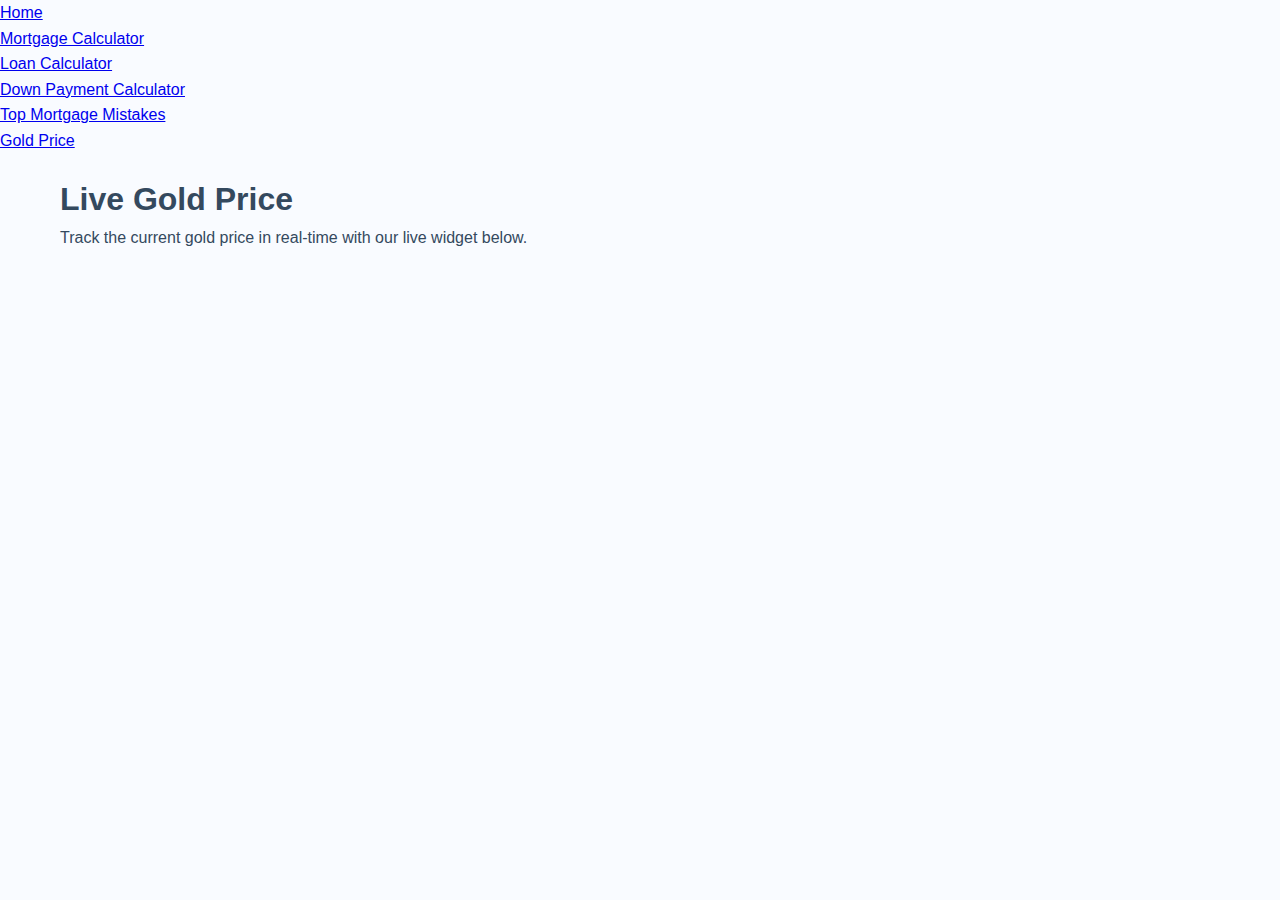
<file: goldprice.html>
<!DOCTYPE html>
<html lang="en">
<head>
    <meta charset="UTF-8">
    <meta name="viewport" content="width=device-width, initial-scale=1.0">
    <title>Gold Price - Mortgage Calculator</title>
    <link rel="stylesheet" href="styles.css">
    <link rel="icon" type="image/png" href="favicon.png">
</head>
<body>
    <nav>
        <ul>
            <li><a href="index.html">Home</a></li>
            <li><a href="mortgage.html">Mortgage Calculator</a></li>
            <li><a href="loan.html">Loan Calculator</a></li>
            <li><a href="downpayment.html">Down Payment Calculator</a></li>
            <li><a href="top-mortgage-mistakes.html">Top Mortgage Mistakes</a></li>
            <li><a href="goldprice.html">Gold Price</a></li>
        </ul>
    </nav>
    
    <div class="container">
        <h1>Live Gold Price</h1>
        <p>Track the current gold price in real-time with our live widget below.</p>
        
        <div class="widget-container">
            <iframe src='https://goldbroker.com/widget/live/XAU?currency=USD' width='100%' height='400' frameborder='0'></iframe>
        </div>
    </div>
</body>
</html>
</file>
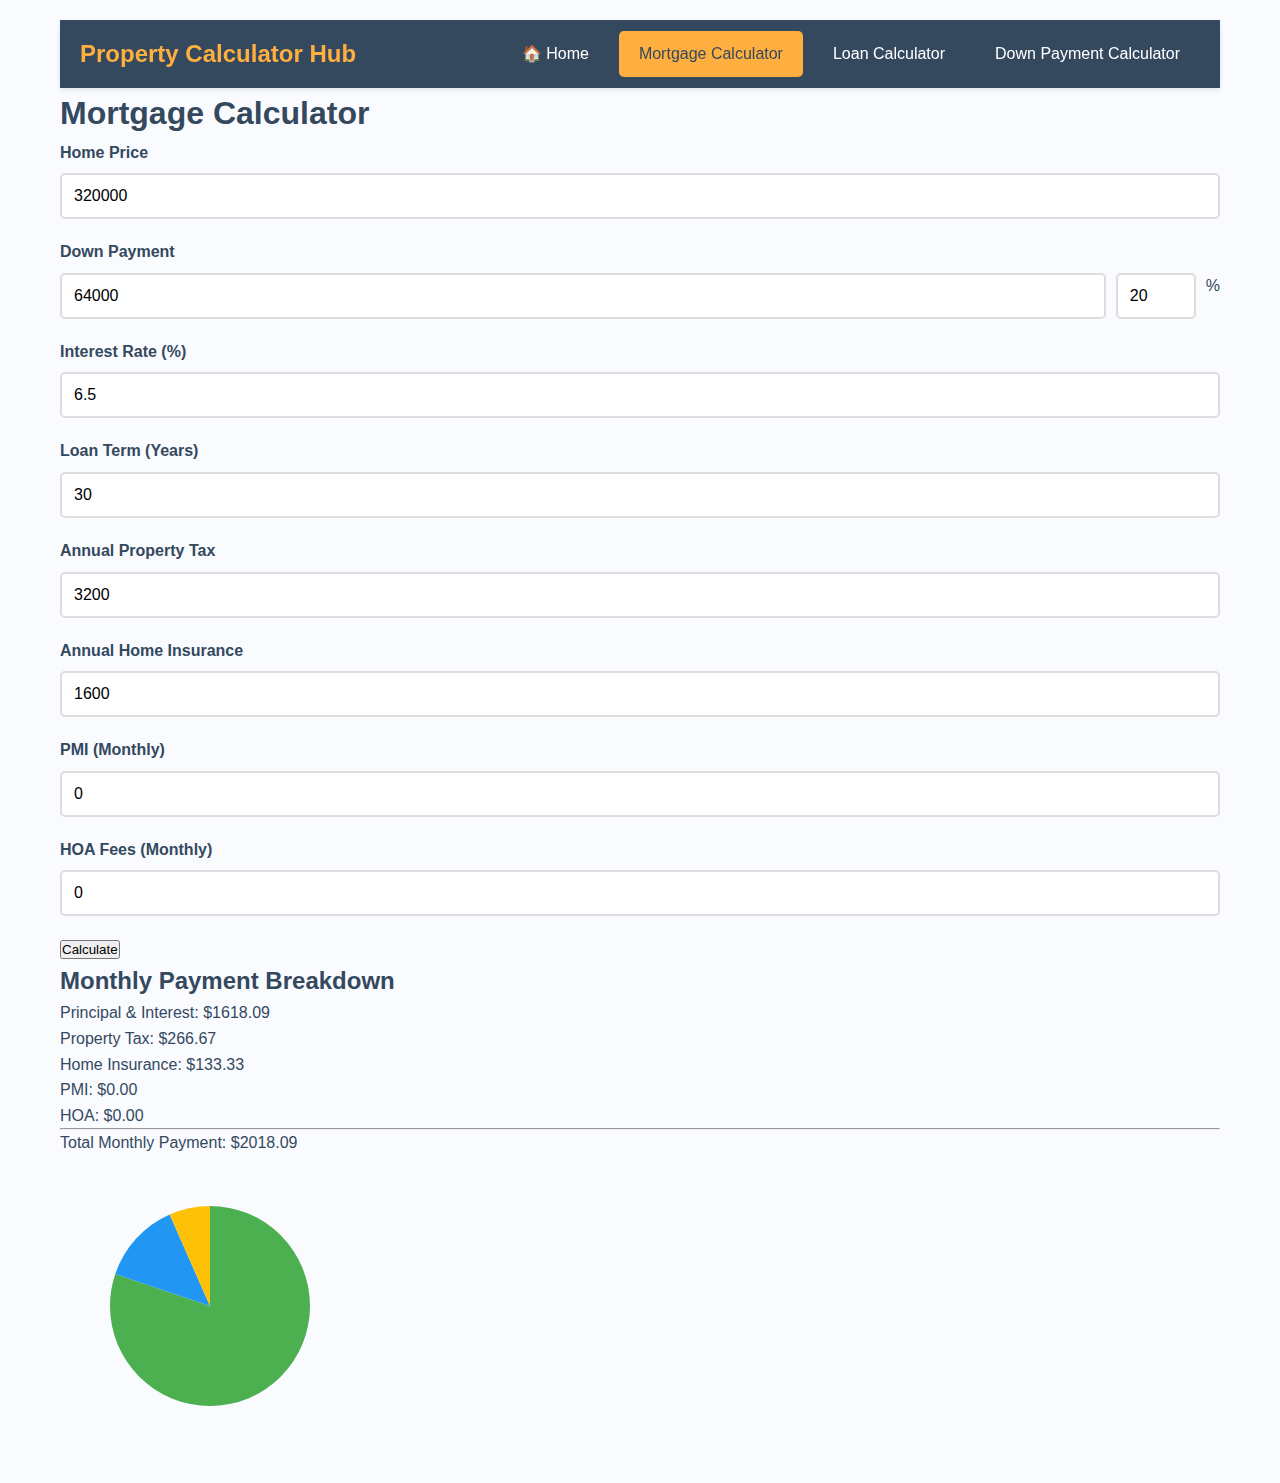
<file: mortgage.html>
<!DOCTYPE html>
<html lang="en">
<head>
    <meta charset="UTF-8">
    <meta name="viewport" content="width=device-width, initial-scale=1.0">
    <title>Mortgage Calculator - Property Calculator Hub</title>
    <link rel="stylesheet" href="styles.css">
</head>
<body>
    <div class="container">
        <nav class="top-navigation">
            <div class="nav-content">
                <div class="nav-logo">
                    <h2>Property Calculator Hub</h2>
                </div>
                <ul class="nav-menu">
                    <li><a href="index.html" class="nav-link">🏠 Home</a></li>
                    <li><a href="mortgage.html" class="nav-link active">Mortgage Calculator</a></li>
                    <li><a href="loan.html" class="nav-link">Loan Calculator</a></li>
                    <li><a href="downpayment.html" class="nav-link">Down Payment Calculator</a></li>
                </ul>
            </div>
        </nav>

        <h1>Mortgage Calculator</h1>
        
        <div class="calculator-grid">
            <div class="card">
                <form id="mortgageForm" onsubmit="event.preventDefault(); calculateMortgage(); drawPieChart();">
                    <div class="form-group">
                        <label for="homePrice">Home Price</label>
                        <input type="number" id="homePrice" value="320000" min="0" step="1000">
                    </div>
                    
                    <div class="form-group">
                        <label for="downPayment">Down Payment</label>
                        <div style="display: flex; gap: 10px;">
                            <input type="number" id="downPayment" value="64000" min="0" step="1000" style="flex: 1;">
                            <input type="number" id="downPaymentPercent" value="20" min="0" max="100" style="width: 80px;">
                            <span>%</span>
                        </div>
                    </div>
                    
                    <div class="form-group">
                        <label for="interestRate">Interest Rate (%)</label>
                        <input type="number" id="interestRate" value="6.5" min="0" step="0.01">
                    </div>
                    
                    <div class="form-group">
                        <label for="loanTerm">Loan Term (Years)</label>
                        <input type="number" id="loanTerm" value="30" min="1" max="50">
                    </div>
                    
                    <div class="form-group">
                        <label for="propertyTax">Annual Property Tax</label>
                        <input type="number" id="propertyTax" value="3200" min="0" step="100">
                    </div>
                    
                    <div class="form-group">
                        <label for="homeInsurance">Annual Home Insurance</label>
                        <input type="number" id="homeInsurance" value="1600" min="0" step="100">
                    </div>
                    
                    <div class="form-group">
                        <label for="pmi">PMI (Monthly)</label>
                        <input type="number" id="pmi" value="0" min="0" step="10">
                    </div>
                    
                    <div class="form-group">
                        <label for="hoa">HOA Fees (Monthly)</label>
                        <input type="number" id="hoa" value="0" min="0" step="10">
                    </div>
                    
                    <button type="submit">Calculate</button>
                </form>
            </div>
            
            <div class="card">
                <h2>Monthly Payment Breakdown</h2>
                <div id="results">
                    <div class="result-item">
                        <span class="result-label">Principal & Interest:</span>
                        <span class="result-value" id="principalInterest">$0</span>
                    </div>
                    <div class="result-item">
                        <span class="result-label">Property Tax:</span>
                        <span class="result-value" id="monthlyTax">$0</span>
                    </div>
                    <div class="result-item">
                        <span class="result-label">Home Insurance:</span>
                        <span class="result-value" id="monthlyInsurance">$0</span>
                    </div>
                    <div class="result-item">
                        <span class="result-label">PMI:</span>
                        <span class="result-value" id="monthlyPMI">$0</span>
                    </div>
                    <div class="result-item">
                        <span class="result-label">HOA:</span>
                        <span class="result-value" id="monthlyHOA">$0</span>
                    </div>
                    <hr>
                    <div class="result-item total">
                        <span class="result-label">Total Monthly Payment:</span>
                        <span class="result-value" id="totalPayment">$0</span>
                    </div>
                </div>
                
                <canvas id="pieChart" width="300" height="300"></canvas>
            </div>
        </div>
    </div>
    
    <script>
        function calculateMortgage() {
            const homePrice = parseFloat(document.getElementById('homePrice').value);
            const downPayment = parseFloat(document.getElementById('downPayment').value);
            const interestRate = parseFloat(document.getElementById('interestRate').value) / 100 / 12;
            const loanTerm = parseInt(document.getElementById('loanTerm').value) * 12;
            const propertyTax = parseFloat(document.getElementById('propertyTax').value) / 12;
            const homeInsurance = parseFloat(document.getElementById('homeInsurance').value) / 12;
            const pmi = parseFloat(document.getElementById('pmi').value);
            const hoa = parseFloat(document.getElementById('hoa').value);
            
            const loanAmount = homePrice - downPayment;
            const principalInterest = loanAmount * (interestRate * Math.pow(1 + interestRate, loanTerm)) / (Math.pow(1 + interestRate, loanTerm) - 1);
            
            document.getElementById('principalInterest').textContent = '$' + principalInterest.toFixed(2);
            document.getElementById('monthlyTax').textContent = '$' + propertyTax.toFixed(2);
            document.getElementById('monthlyInsurance').textContent = '$' + homeInsurance.toFixed(2);
            document.getElementById('monthlyPMI').textContent = '$' + pmi.toFixed(2);
            document.getElementById('monthlyHOA').textContent = '$' + hoa.toFixed(2);
            
            const totalPayment = principalInterest + propertyTax + homeInsurance + pmi + hoa;
            document.getElementById('totalPayment').textContent = '$' + totalPayment.toFixed(2);
        }
        
        function drawPieChart() {
            const canvas = document.getElementById('pieChart');
            const ctx = canvas.getContext('2d');
            const centerX = canvas.width / 2;
            const centerY = canvas.height / 2;
            const radius = 100;
            
            const principalInterest = parseFloat(document.getElementById('principalInterest').textContent.replace('$', ''));
            const monthlyTax = parseFloat(document.getElementById('monthlyTax').textContent.replace('$', ''));
            const monthlyInsurance = parseFloat(document.getElementById('monthlyInsurance').textContent.replace('$', ''));
            const monthlyPMI = parseFloat(document.getElementById('monthlyPMI').textContent.replace('$', ''));
            const monthlyHOA = parseFloat(document.getElementById('monthlyHOA').textContent.replace('$', ''));
            
            const total = principalInterest + monthlyTax + monthlyInsurance + monthlyPMI + monthlyHOA;
            
            const data = [
                { label: 'Principal & Interest', value: principalInterest, color: '#4CAF50' },
                { label: 'Property Tax', value: monthlyTax, color: '#2196F3' },
                { label: 'Home Insurance', value: monthlyInsurance, color: '#FFC107' },
                { label: 'PMI', value: monthlyPMI, color: '#FF5722' },
                { label: 'HOA', value: monthlyHOA, color: '#9C27B0' }
            ];
            
            ctx.clearRect(0, 0, canvas.width, canvas.height);
            
            let currentAngle = -Math.PI / 2;
            
            data.forEach(item => {
                const sliceAngle = (item.value / total) * 2 * Math.PI;
                
                ctx.beginPath();
                ctx.moveTo(centerX, centerY);
                ctx.arc(centerX, centerY, radius, currentAngle, currentAngle + sliceAngle);
                ctx.closePath();
                ctx.fillStyle = item.color;
                ctx.fill();
                
                currentAngle += sliceAngle;
            });
        }
        
        document.getElementById('downPayment').addEventListener('input', function() {
            const homePrice = parseFloat(document.getElementById('homePrice').value);
            const downPayment = parseFloat(this.value);
            const percent = (downPayment / homePrice * 100).toFixed(2);
            document.getElementById('downPaymentPercent').value = percent;
        });
        
        document.getElementById('downPaymentPercent').addEventListener('input', function() {
            const homePrice = parseFloat(document.getElementById('homePrice').value);
            const percent = parseFloat(this.value);
            const downPayment = (homePrice * percent / 100).toFixed(0);
            document.getElementById('downPayment').value = downPayment;
        });
        
        window.onload = function() {
            calculateMortgage();
            drawPieChart();
        };
    </script>
</body>
</html>
</file>
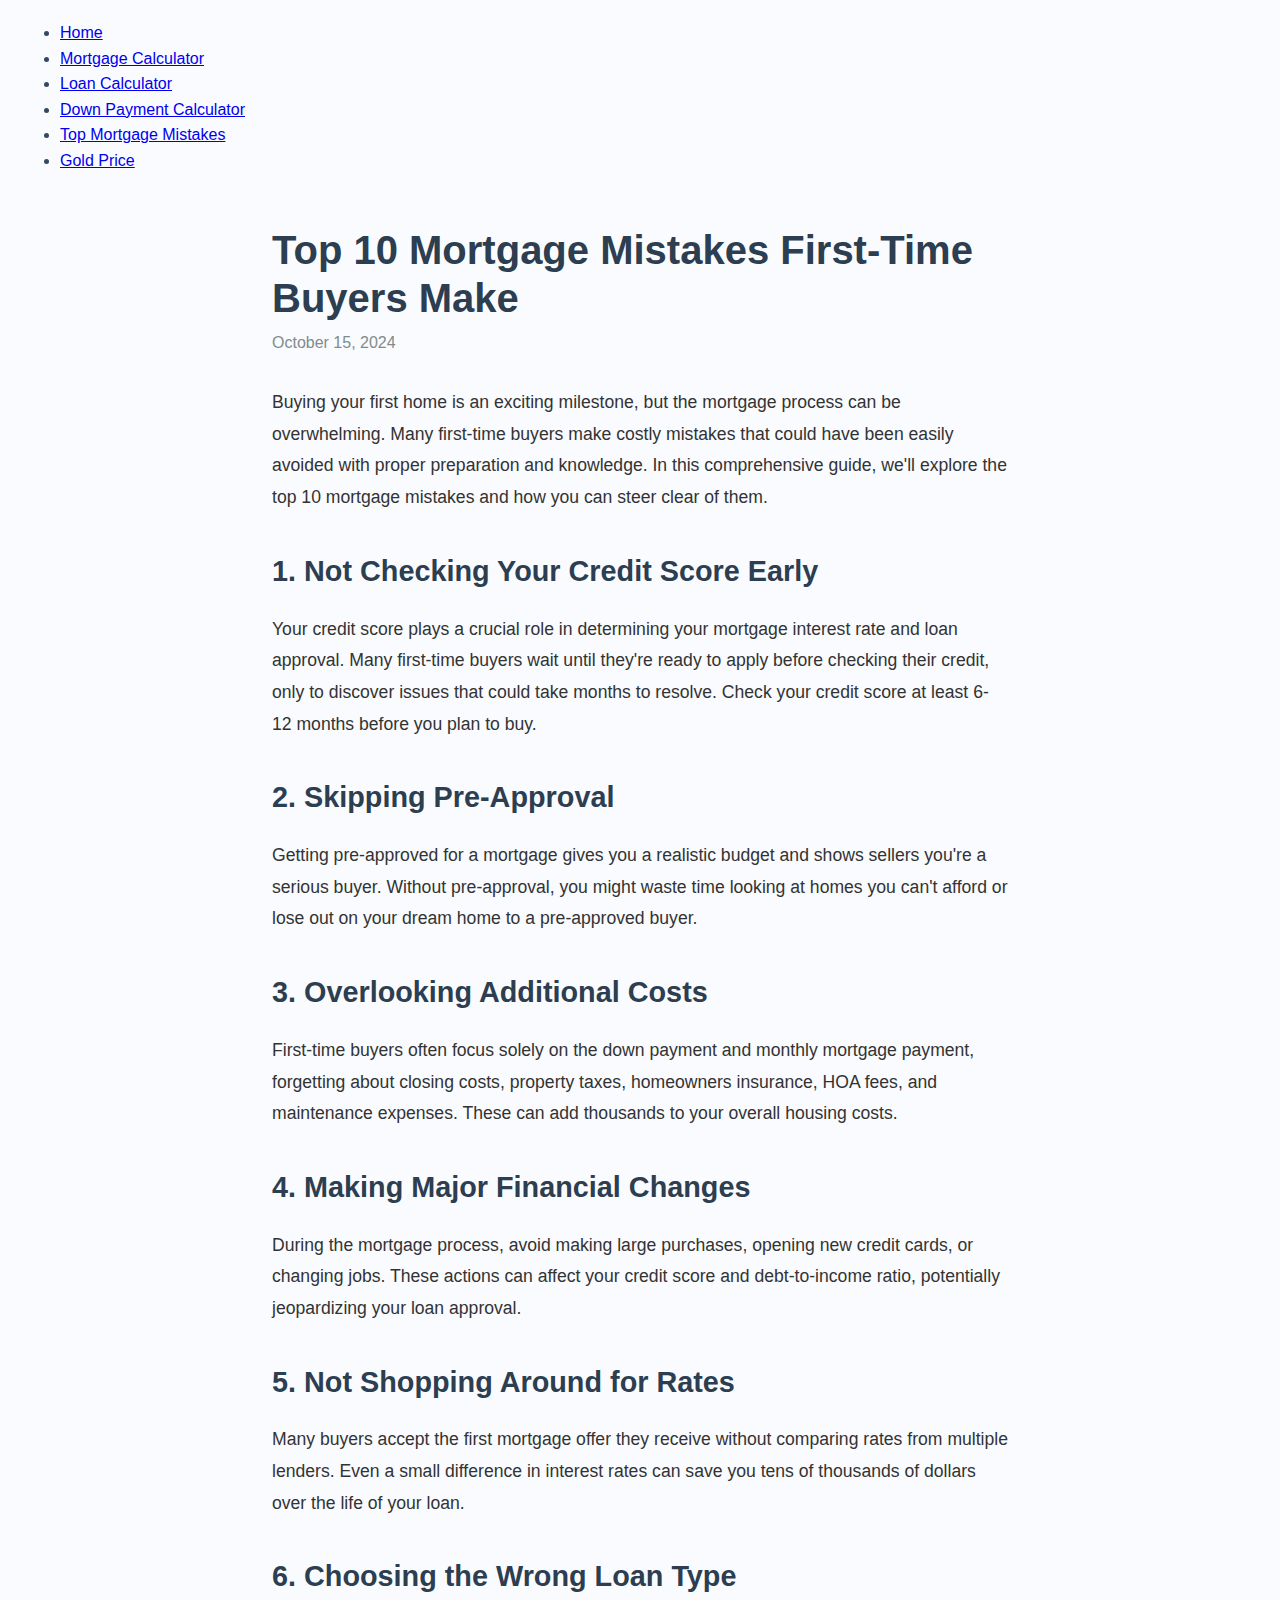
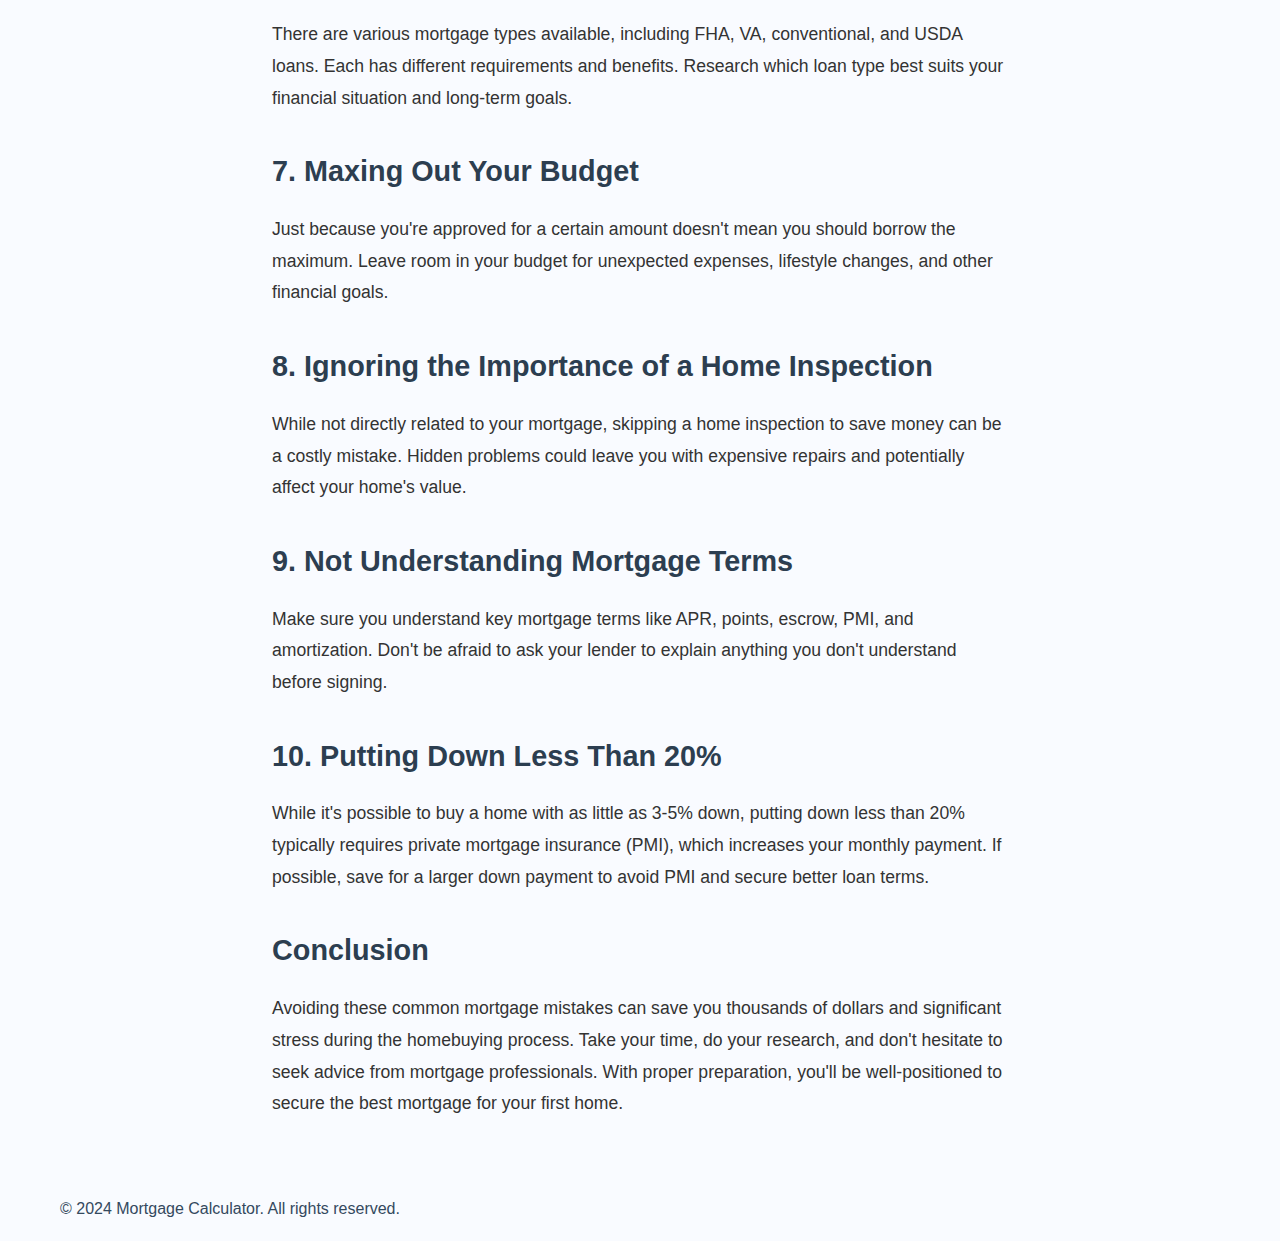
<file: top-mortgage-mistakes.html>
<!DOCTYPE html>
<html lang="en">
<head>
    <meta charset="UTF-8">
    <meta name="viewport" content="width=device-width, initial-scale=1.0">
    <title>Top 10 Mortgage Mistakes First-Time Buyers Make - Mortgage Calculator</title>
    <link rel="stylesheet" href="styles.css">
    <style>
        .article-container {
            max-width: 800px;
            margin: 0 auto;
            padding: 2rem;
        }
        
        .article-header {
            margin-bottom: 2rem;
        }
        
        .article-title {
            color: #2c3e50;
            font-size: 2.5rem;
            margin-bottom: 0.5rem;
            line-height: 1.2;
        }
        
        .article-date {
            color: #7f8c8d;
            font-size: 1rem;
            margin-bottom: 2rem;
        }
        
        .article-content {
            color: #333;
            line-height: 1.8;
            font-size: 1.1rem;
        }
        
        .article-content h2 {
            color: #2c3e50;
            margin-top: 2rem;
            margin-bottom: 1rem;
            font-size: 1.8rem;
        }
        
        .article-content p {
            margin-bottom: 1.5rem;
        }
        
        .article-content ul, .article-content ol {
            margin-bottom: 1.5rem;
            padding-left: 2rem;
        }
        
        .article-content li {
            margin-bottom: 0.75rem;
        }
        
        .back-link {
            display: inline-block;
            background: #3498db;
            color: white;
            padding: 0.7rem 1.5rem;
            border-radius: 4px;
            text-decoration: none;
            margin-bottom: 2rem;
            font-weight: 500;
            transition: background 0.3s ease;
        }
        
        .back-link:hover {
            background: #2980b9;
        }
        
        @media (max-width: 768px) {
            .article-container {
                padding: 1rem;
            }
            
            .article-title {
                font-size: 2rem;
            }
        }
    </style>
</head>
<body>
    <header>
        <div class="container">
            <nav>
                <ul>
                    <li><a href="index.html">Home</a></li>
                    <li><a href="mortgage.html">Mortgage Calculator</a></li>
                    <li><a href="loan.html">Loan Calculator</a></li>
                    <li><a href="downpayment.html">Down Payment Calculator</a></li>
                    <li><a href="top-mortgage-mistakes.html">Top Mortgage Mistakes</a></li>
                    <li><a href="goldprice.html">Gold Price</a></li>
                </ul>
            </nav>
        </div>
    </header>
    <section class="article-container">
        <article>
            <div class="article-header">
                <h1 class="article-title">Top 10 Mortgage Mistakes First-Time Buyers Make</h1>
                <p class="article-date">October 15, 2024</p>
            </div>
            
            <div class="article-content">
                <p>
                    Buying your first home is an exciting milestone, but the mortgage process can be overwhelming. Many first-time buyers make costly mistakes that could have been easily avoided with proper preparation and knowledge. In this comprehensive guide, we'll explore the top 10 mortgage mistakes and how you can steer clear of them.
                </p>
                
                <h2>1. Not Checking Your Credit Score Early</h2>
                <p>
                    Your credit score plays a crucial role in determining your mortgage interest rate and loan approval. Many first-time buyers wait until they're ready to apply before checking their credit, only to discover issues that could take months to resolve. Check your credit score at least 6-12 months before you plan to buy.
                </p>
                
                <h2>2. Skipping Pre-Approval</h2>
                <p>
                    Getting pre-approved for a mortgage gives you a realistic budget and shows sellers you're a serious buyer. Without pre-approval, you might waste time looking at homes you can't afford or lose out on your dream home to a pre-approved buyer.
                </p>
                
                <h2>3. Overlooking Additional Costs</h2>
                <p>
                    First-time buyers often focus solely on the down payment and monthly mortgage payment, forgetting about closing costs, property taxes, homeowners insurance, HOA fees, and maintenance expenses. These can add thousands to your overall housing costs.
                </p>
                
                <h2>4. Making Major Financial Changes</h2>
                <p>
                    During the mortgage process, avoid making large purchases, opening new credit cards, or changing jobs. These actions can affect your credit score and debt-to-income ratio, potentially jeopardizing your loan approval.
                </p>
                
                <h2>5. Not Shopping Around for Rates</h2>
                <p>
                    Many buyers accept the first mortgage offer they receive without comparing rates from multiple lenders. Even a small difference in interest rates can save you tens of thousands of dollars over the life of your loan.
                </p>
                
                <h2>6. Choosing the Wrong Loan Type</h2>
                <p>
                    There are various mortgage types available, including FHA, VA, conventional, and USDA loans. Each has different requirements and benefits. Research which loan type best suits your financial situation and long-term goals.
                </p>
                
                <h2>7. Maxing Out Your Budget</h2>
                <p>
                    Just because you're approved for a certain amount doesn't mean you should borrow the maximum. Leave room in your budget for unexpected expenses, lifestyle changes, and other financial goals.
                </p>
                
                <h2>8. Ignoring the Importance of a Home Inspection</h2>
                <p>
                    While not directly related to your mortgage, skipping a home inspection to save money can be a costly mistake. Hidden problems could leave you with expensive repairs and potentially affect your home's value.
                </p>
                
                <h2>9. Not Understanding Mortgage Terms</h2>
                <p>
                    Make sure you understand key mortgage terms like APR, points, escrow, PMI, and amortization. Don't be afraid to ask your lender to explain anything you don't understand before signing.
                </p>
                
                <h2>10. Putting Down Less Than 20%</h2>
                <p>
                    While it's possible to buy a home with as little as 3-5% down, putting down less than 20% typically requires private mortgage insurance (PMI), which increases your monthly payment. If possible, save for a larger down payment to avoid PMI and secure better loan terms.
                </p>
                
                <h2>Conclusion</h2>
                <p>
                    Avoiding these common mortgage mistakes can save you thousands of dollars and significant stress during the homebuying process. Take your time, do your research, and don't hesitate to seek advice from mortgage professionals. With proper preparation, you'll be well-positioned to secure the best mortgage for your first home.
                </p>
            </div>
        </article>
    </section>
    <footer>
        <div class="container">
            <p>&copy; 2024 Mortgage Calculator. All rights reserved.</p>
        </div>
    </footer>
</body>
</html>
</file>
<file: styles.css>
/* Global Styles */
* {
    margin: 0;
    padding: 0;
    box-sizing: border-box;
}

body {
    font-family: 'Segoe UI', Tahoma, Geneva, Verdana, sans-serif;
    background: #F9FBFF;
    color: #34495e;
    line-height: 1.6;
}

/* Navigation Bar */
.top-navigation {
    background: #34495e;
    box-shadow: 0 2px 5px rgba(0,0,0,0.1);
    position: sticky;
    top: 0;
    z-index: 1000;
}

.nav-content {
    max-width: 1200px;
    margin: 0 auto;
    padding: 0 20px;
    display: flex;
    justify-content: space-between;
    align-items: center;
}

.nav-logo h2 {
    color: #FFAF40;
    padding: 15px 0;
    font-size: 24px;
}

.nav-menu {
    list-style: none;
    display: flex;
    gap: 10px;
    align-items: center;
}

.nav-menu li {
    display: inline-block;
}

.nav-link {
    color: #fff;
    text-decoration: none;
    padding: 10px 20px;
    display: block;
    border-radius: 5px;
    transition: all 0.3s ease;
    font-weight: 500;
}

.nav-link:hover {
    background: #FFAF40;
    color: #34495e;
}

.nav-link.active {
    background: #FFAF40;
    color: #34495e;
}

/* Container */
.container {
    max-width: 1200px;
    margin: 0 auto;
    padding: 20px;
}

/* Hero Section */
.hero-section {
    text-align: center;
    padding: 60px 20px;
    background: linear-gradient(135deg, #34495e 0%, #5a6b7f 100%);
    color: white;
    border-radius: 10px;
    margin-bottom: 40px;
}

.hero-section h1 {
    font-size: 48px;
    margin-bottom: 20px;
    color: #FFAF40;
}

.hero-description {
    font-size: 20px;
    opacity: 0.9;
}

/* Calculator Grid */
.calculator-grid-home {
    display: grid;
    grid-template-columns: repeat(auto-fit, minmax(300px, 1fr));
    gap: 30px;
    margin-top: 40px;
}

.calculator-card {
    background: white;
    padding: 30px;
    border-radius: 10px;
    box-shadow: 0 4px 6px rgba(0,0,0,0.1);
    transition: transform 0.3s ease, box-shadow 0.3s ease;
    cursor: pointer;
}

.calculator-card:hover {
    transform: translateY(-5px);
    box-shadow: 0 8px 15px rgba(0,0,0,0.2);
}

.calculator-card h3 {
    color: #34495e;
    font-size: 24px;
    margin-bottom: 15px;
}

.calculator-card p {
    color: #7f8c8d;
    margin-bottom: 20px;
    line-height: 1.5;
}

.card-button {
    background: #FFAF40;
    color: #34495e;
    border: none;
    padding: 12px 30px;
    border-radius: 5px;
    font-size: 16px;
    font-weight: 600;
    cursor: pointer;
    transition: all 0.3s ease;
    width: 100%;
}

.card-button:hover {
    background: #ff9a1f;
    transform: scale(1.05);
}

/* Calculator Forms */
.calculator-section {
    background: white;
    padding: 30px;
    border-radius: 10px;
    box-shadow: 0 4px 6px rgba(0,0,0,0.1);
    margin-bottom: 30px;
}

.calculator-section h1 {
    color: #34495e;
    margin-bottom: 10px;
}

.calculator-section h2 {
    color: #34495e;
    margin-bottom: 20px;
    font-size: 20px;
}

.form-group {
    margin-bottom: 20px;
}

.form-group label {
    display: block;
    margin-bottom: 8px;
    color: #34495e;
    font-weight: 600;
}

.form-group input {
    width: 100%;
    padding: 12px;
    border: 2px solid #ddd;
    border-radius: 5px;
    font-size: 16px;
    transition: border-color 0.3s ease;
}

.form-group input:focus {
    outline: none;
    border-color: #FFAF40;
}

.calculate-btn {
    background: #FFAF40;
    color: #34495e;
    border: none;
    padding: 15px 40px;
    border-radius: 5px;
    font-size: 18px;
    font-weight: 600;
    cursor: pointer;
    transition: all 0.3s ease;
    width: 100%;
    margin-top: 20px;
}

.calculate-btn:hover {
    background: #ff9a1f;
    transform: translateY(-2px);
}

/* Results Section */
.results {
    background: #f8f9fa;
    padding: 25px;
    border-radius: 10px;
    margin-top: 30px;
    border-left: 5px solid #FFAF40;
}

.results h3 {
    color: #34495e;
    margin-bottom: 15px;
}

.results p {
    color: #34495e;
    font-size: 18px;
    margin: 10px 0;
}

.results strong {
    color: #FFAF40;
}

/* Blog Page */
.blog-grid {
    display: grid;
    grid-template-columns: repeat(auto-fit, minmax(300px, 1fr));
    gap: 30px;
    margin-top: 40px;
}

.blog-post {
    background: white;
    padding: 25px;
    border-radius: 10px;
    box-shadow: 0 4px 6px rgba(0,0,0,0.1);
    transition: transform 0.3s ease;
}

.blog-post:hover {
    transform: translateY(-5px);
}

.blog-post h3 {
    color: #34495e;
    margin-bottom: 10px;
}

.blog-post .date {
    color: #7f8c8d;
    font-size: 14px;
    margin-bottom: 15px;
}

/* Responsive Design */
@media (max-width: 768px) {
    .nav-content {
        flex-direction: column;
        gap: 15px;
    }
    
    .nav-menu {
        flex-direction: column;
        width: 100%;
    }
    
    .nav-link {
        width: 100%;
        text-align: center;
    }
    
    .hero-section h1 {
        font-size: 32px;
    }
    
    .calculator-grid-home {
        grid-template-columns: 1fr;
    }
}
</file>
